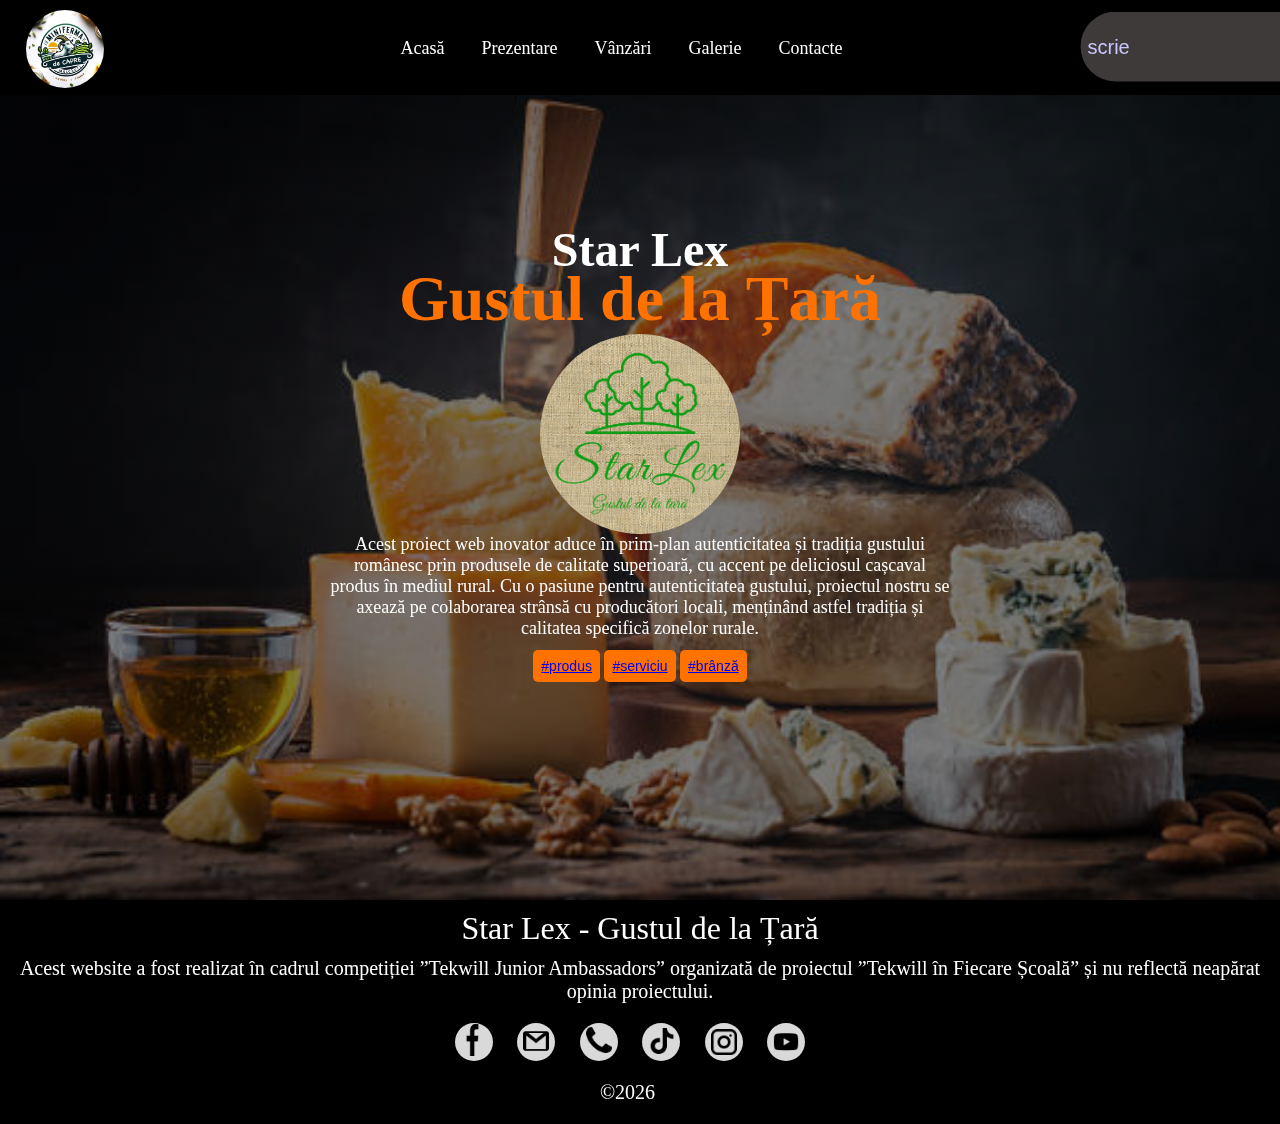
<file: index.html>
<!DOCTYPE html>
<html lang="en">
<head>
    <meta charset="UTF-8">
    <meta name="viewport" content="width=device-width, initial-scale=1.0">
    <title>Star Lex - Gustul de la Țară</title>
    
    <link rel="stylesheet" href="../css/style.css">

    <link rel="stylesheet" href="https://cdnjs.cloudflare.com/ajax/libs/font-awesome/4.7.0/css/font-awesome.min.css">

</head>
<body class="content">
  <nav class="bara">
    <a class="acasa-img" href="index.html">
        <img src="imagini/cascaval 1.jpg" alt="logo" class="logo">
    </a>
    
    <div class="pagina-ascunsa">
        <ul id="listaAscunsa" class="lista-pagini">
            <li><a class="loc-gol" href="#"></a></li>
            <li><a class="linc-pagina" href="index.html">Acasă</a></li>
            <li><a class="linc-pagina" href="pagini/prezentare.html">Prezentare</a></li>
            <li><a class="linc-pagina" href="pagini/vanzari.html">Vânzări</a></li>
            <li><a class="linc-pagina" href="pagini/galerie.html">Galerie</a></li>
            <li><a class="linc-pagina" href="pagini/contacte.html">Contacte</a></li>
            
            <div class="info-hamburgher">
              <div class="conteiner-search">
                <form class="search-bar" onsubmit="searchText(); return false;">
                  <input type="text" id="searchInput" placeholder="scrie" name="q">
                  <button type="submit"><img src="imagini/logotip 2.png"></button>
                </form>
              </div>
            </div>
        </ul>
    </div>
    
    <button id="butonBar" class="buton-hamburgher">
      <div class="bar"></div>
      <div class="bar"></div>
      <div class="bar"></div>
    </button>

  </nav>
    
  
    <div class="fundal-acasa">
        <div class="text-principal">
          <h2 class="subdenumire">Star Lex</h2>
          <h2 class="denumire">Gustul de la Țară</h2>
          <img class="logotip"src="imagini/foto1.png">
          <p class="paragraf">
             Acest proiect web inovator aduce în prim-plan autenticitatea și tradiția 
             gustului românesc prin produsele de calitate superioară, cu accent pe 
             deliciosul cașcaval produs în mediul rural. Cu o pasiune 
             pentru autenticitatea gustului, proiectul nostru se axează pe colaborarea 
             strânsă cu producători locali, menținând astfel tradiția și calitatea 
             specifică zonelor rurale.</p>

             <div class="tags-contacte">
              <span><a href="https://linella.md/ro/catalog/cascaval" target="_blank">#produs</a></span>
              <span><a href="https://mdelivery.gov.md/public/landing-page" target="_blank">#serviciu</a></span>
              <span><a href="https://latti.md/" target="_blank">#brânză</a></span>
            </div>
          
        </div>
    </div>

    
  <footer>
    <h1 class="info-titlu">Star Lex - Gustul de la Țară</h1>
    <h3 class="info-text">Acest website a fost realizat în cadrul competiției ”Tekwill Junior Ambassadors” organizată de proiectul ”Tekwill în Fiecare Școală” și nu reflectă neapărat opinia proiectului.</h3>
    <div class="buton-linc-info">
      <a target="_blank" href="https://www.facebook.com/profile.php?id=100039241286586">
        <img class="logo-1" src="imagini/logotip 5.png" alt="">
      </a>
    </div>
    <div class="buton-linc-info">
      <a href="mailto:cornescu1985@mail.ru">
        <img class="logo-2" src="imagini/logotip 6.png">
      </a>
    </div>
    <div class="buton-linc-info">
      <a href="tel:0605 09 918">
        <img class="logo-3" src="imagini/logotip 9.png">
      </a>
    </div>
    <div class="buton-linc-info">
      <a target="_blank" href="https://www.tiktok.com/@cascaval_de_malcauti?_t=8jYCxCiSgHV&_r=1">
        <img class="logo-4" src="imagini/logotip 11.png">
      </a>
    </div>
    <div class="buton-linc-info">
      <a target="_blank" href="https://www.instagram.com/miniferma_de_capre_malcauti?igsh=ZWRqOXY4emRqZjQw">
        <img class="logo-5" src="imagini/logotip 12.png">
      </a>
    </div>
    <div class="buton-linc-info">
      <a target="_blank" href="https://youtube.com/@gustul_de_la_tara?si=kOSCzFddsHMPs4cv">
        <img class="logo-6" src="imagini/logotip 13.png">
      </a>
    </div>
    <div class="info-autor">
      <div class="simbol-drept-de-autor">&#169;</div>
      <div id="ani-container"></div>
    </div>
  </footer>
  
  <script src="/js/main.js"></script>
</body>
</html>
</file>
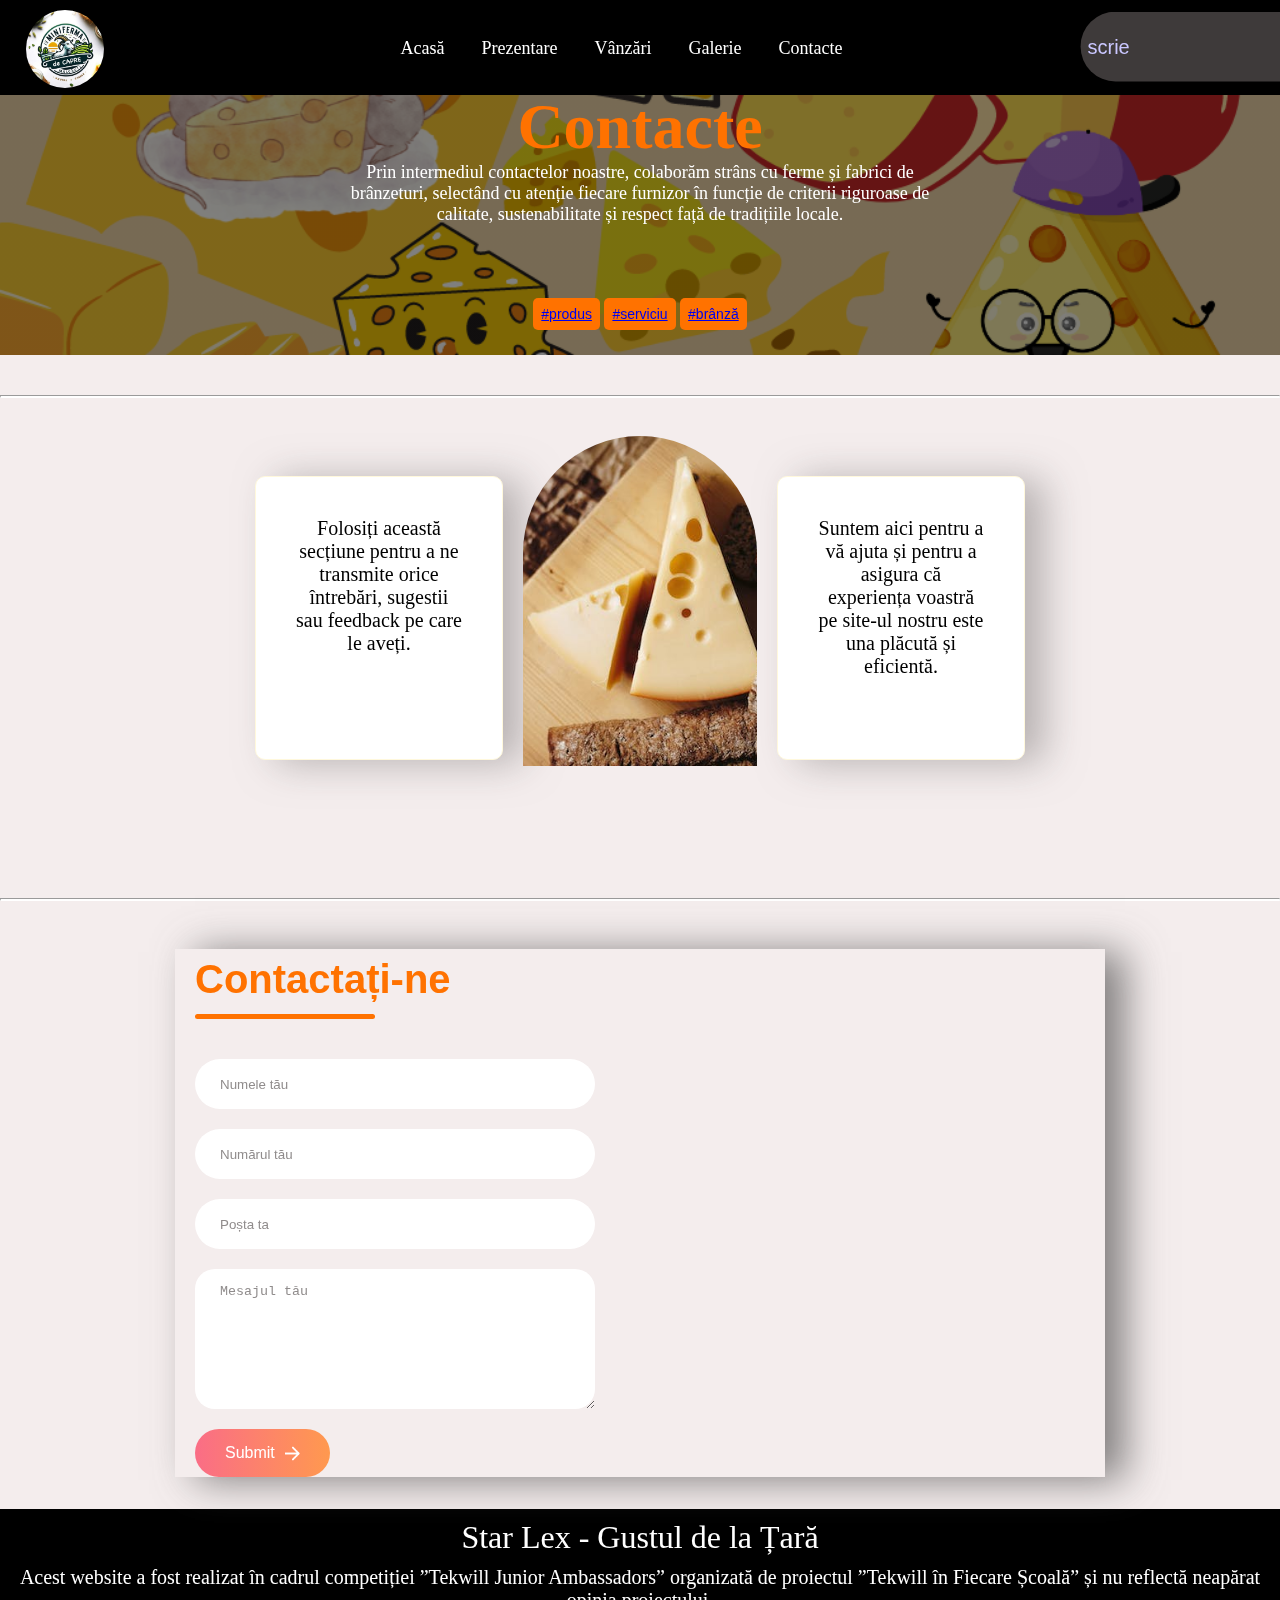
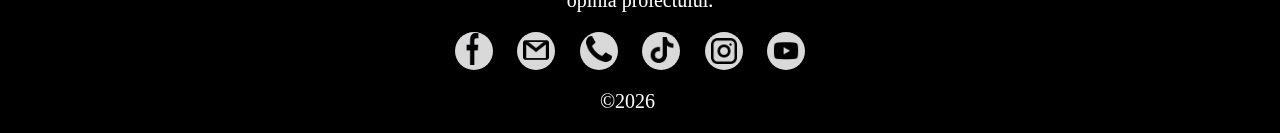
<file: pagini/contacte.html>
<!DOCTYPE html>
<html lang="en">
<head>
    <meta charset="UTF-8">
    <meta name="viewport" content="width=device-width, initial-scale=1.0">
    <title>Contacte</title>

    <link rel="stylesheet" href="../css/style.css">

   
    
</head>
<body>
    <nav class="bara">
        <a class="acasa-img" href="../index.html">
            <img src="../imagini/cascaval 1.jpg" alt="logo" class="logo">
        </a>
        
        <div class="pagina-ascunsa">
            <ul id="listaAscunsa" class="lista-pagini">
                <li><a class="loc-gol" href="#"></a></li>
                <li><a class="linc-pagina" href="../index.html">Acasă</a></li>
                <li><a class="linc-pagina" href="prezentare.html">Prezentare</a></li>
                <li><a class="linc-pagina" href="vanzari.html">Vânzări</a></li>
                <li><a class="linc-pagina" href="galerie.html">Galerie</a></li>
                <li><a class="linc-pagina" href="contacte.html">Contacte</a></li>
                
                <div class="info-hamburgher">
                  <div class="conteiner-search">
                    <form class="search-bar" onsubmit="searchText(); return false;">
                      <input type="text" id="searchInput" placeholder="scrie" name="q">
                      <button type="submit"><img src="../imagini/logotip 2.png"></button>
                    </form>
                  </div>
                </div>

            </ul>
            
        </div>

        <button id="butonBar" class="buton-hamburgher">
            <div class="bar"></div>
            <div class="bar"></div>
            <div class="bar"></div>
        </button>
    </nav>

    <div class="fundal-contacte">
        <div class="text-principal">
           
            <h2 class="denumire">Contacte</h2>
            <p class="paragraf-contacte">
              Prin intermediul contactelor noastre, colaborăm strâns cu ferme și 
              fabrici de brânzeturi, selectând cu atenție fiecare furnizor în funcție 
              de criterii riguroase de calitate, sustenabilitate și respect față de 
              tradițiile locale.</p>

              <div class="tags-contacte">
                <span><a href="https://linella.md/ro/catalog/cascaval" target="_blank">#produs</a></span>
                <span><a href="https://mdelivery.gov.md/public/landing-page" target="_blank">#serviciu</a></span>
                <span><a href="https://latti.md/" target="_blank">#brânză</a></span>
              </div>
        </div>
    </div>
    <hr class="linec">
    <section class="sectiune-contacte">
      <div class="contacte">
        <h3 class="text-contacte-1">Folosiți această secțiune pentru a ne transmite orice întrebări, sugestii sau feedback pe care le aveți.</h3>
        <img class="imagine-contacte" src="../imagini/cascaval 9.jpeg">
        <h3 class="text-contacte-2">Suntem aici pentru a vă ajuta și pentru a asigura că experiența voastră pe site-ul nostru este una plăcută și eficientă.</h3>
      </div>
    </section>
<hr class="line">
<br/><br/>
  <section class="contactare">
    <div class="contact-conteiner">
      <form action="https://api.web3forms.com/submit" method="POST" class="contact-left">
        <div class="contact-left-title">
          <h2>Contactați-ne</h2>
          <hr>
        </div>
        <input type="hidden" name="access_key" value="754d76bd-696e-44dd-8d31-0b05537c77f7">
        <input type="text" name="name" placeholder="Numele tău" class="contact-inputs" required>
        <input type="number" name="name" placeholder="Numărul tău" class="contact-inputs" required>
        <input type="email" name="email" placeholder="Poșta ta" class="contact-inputs" required>
        <textarea name="message" placeholder="Mesajul tău" class="contact-inputs" required></textarea>
        <button type="submit">Submit<img src="../imagini/dreapta.png" alt=""></button>
      </form>
      <div class="celula-harta">
         <iframe class="harta"src="https://www.google.com/maps/embed?pb=!1m18!1m12!1m3!1d8092.405134967024!2d27.94622640585457!3d48.21449225831211!2m3!1f0!2f0!3f0!3m2!1i1024!2i768!4f13.1!3m3!1m2!1s0x40ccc9ac00af0bc3%3A0x448f5be044dcb481!2zQ2HImWNhdmFsIGRlIE3Eg2xjxIN1yJtp!5e1!3m2!1sen!2s!4v1706896035210!5m2!1sen!2s"style="border:0;" allowfullscreen="" loading="lazy"referrerpolicy="no-referrer-when-downgrade"></iframe>
      </div>
    </div>
  </section>
  <section>

    <div class="fb-comments" data-width="100%" data-order-by="reverse_time" data-numposts="5" data-href="http://tekwill.online/gustul-de-la-țară"></div>
  </section>
  

  <footer>
    <h1 class="info-titlu">Star Lex - Gustul de la Țară</h1>
    <h3 class="info-text">Acest website a fost realizat în cadrul competiției ”Tekwill Junior Ambassadors” organizată de proiectul ”Tekwill în Fiecare Școală” și nu reflectă neapărat opinia proiectului.</h3>
    <div class="buton-linc-info">
      <a target="_blank" href="https://www.facebook.com/profile.php?id=100039241286586">
        <img class="logo-1" src="../imagini/logotip 5.png" alt="">
      </a>
    </div>
    <div class="buton-linc-info">
        <img class="logo-2" src="../imagini/logotip 6.png" alt="">
      </a>
    </div>
    <div class="buton-linc-info">
      <a href="tel:0605 09 918">
        <img class="logo-3" src="../imagini/logotip 9.png" alt="">
      </a>
    </div>
    <div class="buton-linc-info">
      <a target="_blank" href="https://www.tiktok.com/@cascaval_de_malcauti?_t=8jYCxCiSgHV&_r=1">
        <img class="logo-4" src="../imagini/logotip 11.png" alt="">
      </a>
    </div>
    <div class="buton-linc-info">
      <a target="_blank" href="https://www.instagram.com/miniferma_de_capre_malcauti?igsh=ZWRqOXY4emRqZjQw">
        <img class="logo-5" src="../imagini/logotip 12.png" alt="">
      </a>
    </div>
    <div class="buton-linc-info">
      <a target="_blank" href="https://youtube.com/@gustul_de_la_tara?si=kOSCzFddsHMPs4cv">
        <img class="logo-6" src="../imagini/logotip 13.png" alt="">
      </a>
    </div>
    <div class="info-autor">
      <div class="simbol-drept-de-autor">&#169;</div>
      <div id="ani-container"></div>
    </div>
  </footer>

      <script src="../js/main.js"></script>

      <script>
        (function(d, s, id) {
         var js, fjs = d.getElementsByTagName(s)[0];
         if (d.getElementById(id)) return;
         js = d.createElement(s); js.id = id;
         js.src = "//connect.facebook.net/en_US/sdk.js#xfbml=1&version=v2.4";
         fjs.parentNode.insertBefore(js, fjs);
         }(document, 'script', 'facebook-jssdk'));
      </script>
</body>
</html>
</file>
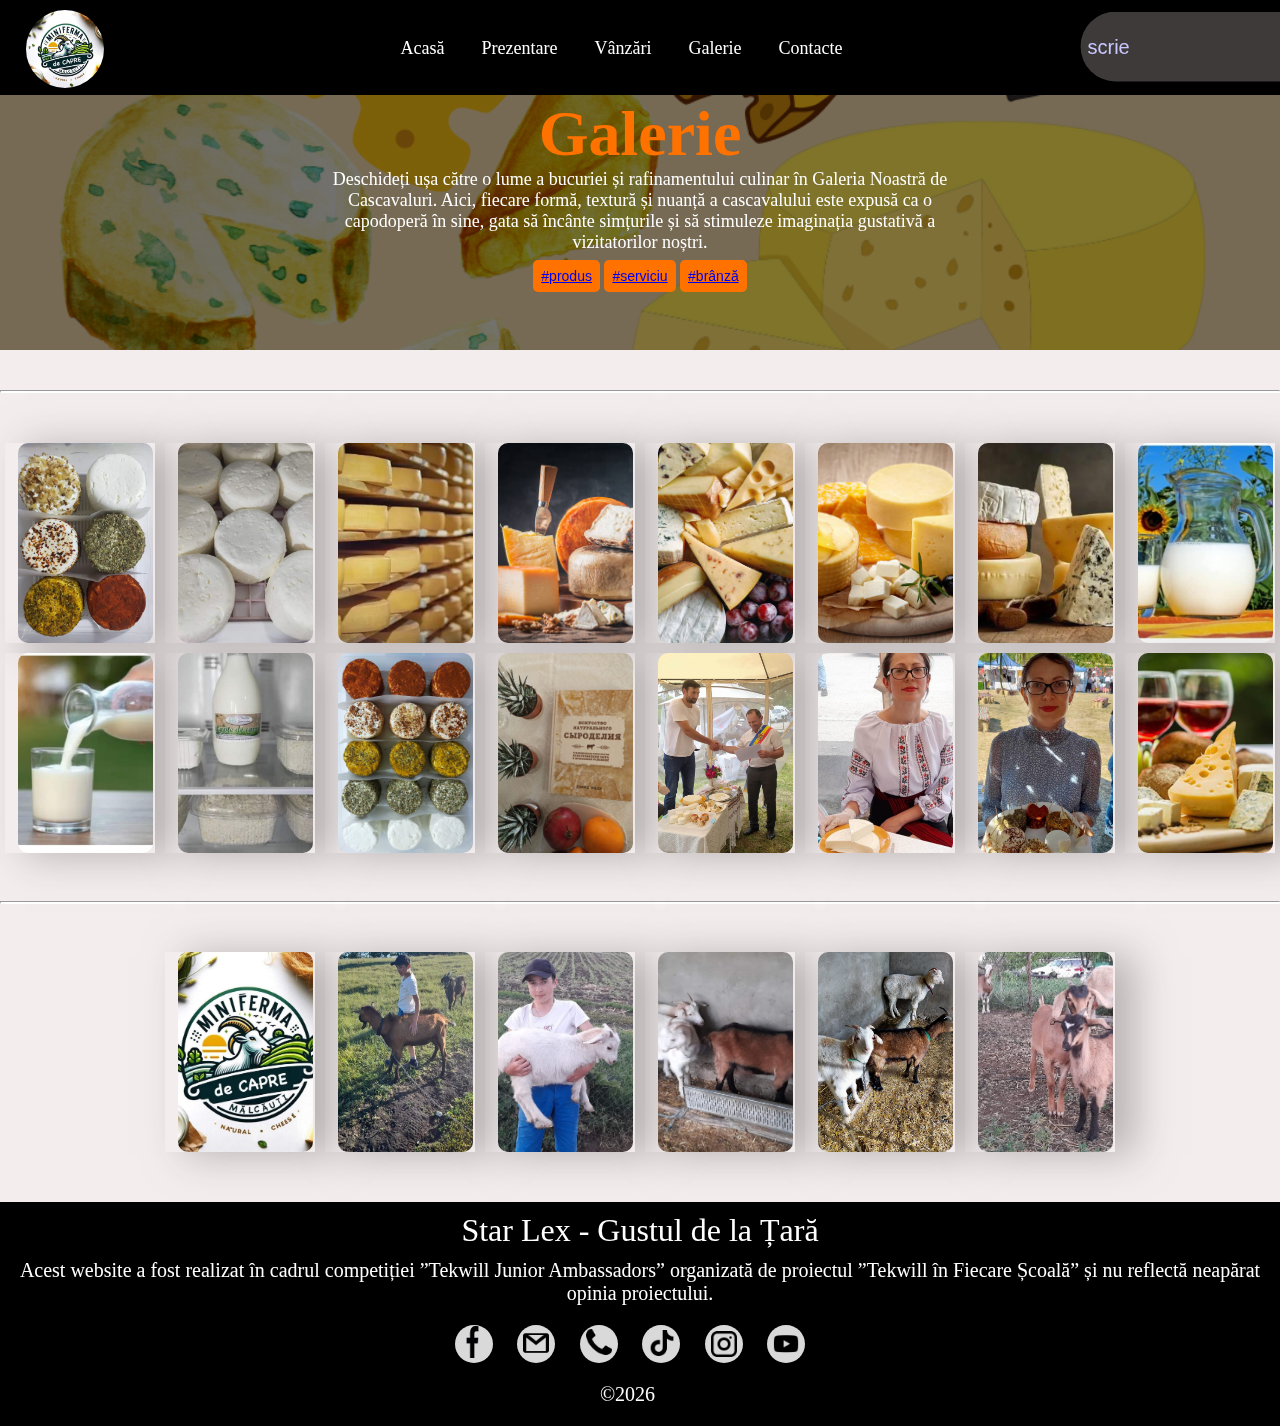
<file: pagini/galerie.html>
<!DOCTYPE html>
<html lang="en">

<head>
  <meta charset="UTF-8">
  <meta name="viewport" content="width=device-width, initial-scale=1.0">
  <title>Galerie</title>

  <link rel="stylesheet" href="../css/style.css">

</head>

<body>
  <nav class="bara">
    <a class="acasa-img" href="../index.html">
      <img src="../imagini/cascaval 1.jpg" alt="logo" class="logo">
    </a>

    <div class="pagina-ascunsa">
      <ul id="listaAscunsa" class="lista-pagini">
        <li><a class="loc-gol" href="#"></a></li>
        <li><a class="linc-pagina" href="../index.html">Acasă</a></li>
        <li><a class="linc-pagina" href="prezentare.html">Prezentare</a></li>
        <li><a class="linc-pagina" href="vanzari.html">Vânzări</a></li>
        <li><a class="linc-pagina" href="galerie.html">Galerie</a></li>
        <li><a class="linc-pagina" href="contacte.html">Contacte</a></li>

        <div class="info-hamburgher">
          <div class="conteiner-search">
            <form class="search-bar" onsubmit="searchText(); return false;">
              <input type="text" id="searchInput" placeholder="scrie" name="q">
              <button type="submit"><img src="../imagini/logotip 2.png"></button>
            </form>
          </div>
        </div>

      </ul>

    </div>

    <button id="butonBar" class="buton-hamburgher">
      <div class="bar"></div>
      <div class="bar"></div>
      <div class="bar"></div>
    </button>
  </nav>

  <div class="fundal-galerie">
    <div class="text-principal">
      <h2 class="subdenumire"></h2>
      <h2 class="denumire">Galerie</h2>
      <p class="paragraf-galerie">
        Deschideți ușa către o lume a bucuriei și rafinamentului culinar în
        Galeria Noastră de Cascavaluri. Aici, fiecare formă, textură și nuanță
        a cascavalului este expusă ca o capodoperă în sine, gata să încânte
        simțurile și să stimuleze imaginația gustativă a vizitatorilor noștri.</p>

        <div class="tags-contacte">
          <span><a href="https://linella.md/ro/catalog/cascaval" target="_blank">#produs</a></span>
          <span><a href="https://mdelivery.gov.md/public/landing-page" target="_blank">#serviciu</a></span>
          <span><a href="https://latti.md/" target="_blank">#brânză</a></span>
        </div>
    </div>
  </div>
  <hr class="line">
  <div class="conteiner-galerie">

    <div class="img-conteiner">

      <div class="img">
        <img src="../imagini/cascaval 10.jpg">
      </div>

      <div class="img">
        <img src="../imagini/cascaval 11.jpg">
      </div>

      <div class="img">
        <img src="../imagini/cascaval 6.png">
      </div>

      <div class="img">
        <img src="../imagini/cascaval 2.jpg">
      </div>

      <div class="img">
        <img src="../imagini/cascaval 3.jpg">
      </div>

      <div class="img">
        <img src="../imagini/cascaval 16.jpg">
      </div>

      <div class="img">
        <img src="../imagini/cascaval 7.png">
      </div>

      <div class="img">
        <img src="../imagini/foto8.jpg">
      </div>

      <div class="img">
        <img src="../imagini/foto13.jpg">
      </div>
      <div class="img">
        <img src="../imagini/foto55.jpg">
      </div>


      <div class="img">
        <img src="../imagini/foto16.jpg">
      </div>
      <div class="img">
        <img src="../imagini/foto31.jpg">
      </div>
      <div class="img">
        <img src="../imagini/foto18.jpg">
      </div>

      <div class="img img1">
        <img src="../imagini/foto19.jpg">
      </div>


      <div class="img img1">
        <img src="../imagini/foto14.jpg">
      </div>
      <div class="img img1">
        <img src="../imagini/cascaval 8.png">
      </div>

      
    </div>

    <br /><br />
    <hr class="line">
    <br/><br/>

    <div class="img-conteiner">

      <div class="img">
        <img src="../imagini/cascaval 1.jpg">
      </div>

      <div class="img">
        <img src="../imagini/foto36.jpg">
      </div>

      <div class="img">
        <img src="../imagini/foto35.jpg">
      </div>

      <div class="img">
        <img src="../imagini/foto41.jpg">
      </div>

      <div class="img">
        <img src="../imagini/foto42.jpg">
      </div>

      <div class="img">
        <img src="../imagini/foto44.jpg">
      </div>
    </div>

    <div class="pop-up">
      <span>&times;</span>
      <img src="../imagini/cascaval 2.jpg">
    </div>

  </div>

  <footer>
    <h1 class="info-titlu">Star Lex - Gustul de la Țară</h1>
    <h3 class="info-text">Acest website a fost realizat în cadrul competiției ”Tekwill Junior Ambassadors” organizată de
      proiectul ”Tekwill în Fiecare Școală” și nu reflectă neapărat opinia proiectului.</h3>
    <div class="buton-linc-info">
      <a target="_blank" href="https://www.facebook.com/profile.php?id=100039241286586">
        <img class="logo-1" src="../imagini/logotip 5.png" alt="">
      </a>
    </div>
    <div class="buton-linc-info">
      <a href="mailto:cornescu1985@mail.ru">
        <img class="logo-2" src="../imagini/logotip 6.png" alt="">
      </a>
    </div>
    <div class="buton-linc-info">
      <a href="tel:0605 09 918">
        <img class="logo-3" src="../imagini/logotip 9.png" alt="">
      </a>
    </div>
    <div class="buton-linc-info">
      <a target="_blank" href="https://www.tiktok.com/@cascaval_de_malcauti?_t=8jYCxCiSgHV&_r=1">
        <img class="logo-4" src="../imagini/logotip 11.png" alt="">
      </a>
    </div>
    <div class="buton-linc-info">
      <a target="_blank" href="https://www.instagram.com/miniferma_de_capre_malcauti?igsh=ZWRqOXY4emRqZjQw">
        <img class="logo-5" src="../imagini/logotip 12.png" alt="">
      </a>
    </div>
    <div class="buton-linc-info">
      <a target="_blank" href="https://youtube.com/@gustul_de_la_tara?si=kOSCzFddsHMPs4cv">
        <img class="logo-6" src="../imagini/logotip 13.png" alt="">
      </a>
    </div>
    <div class="info-autor">
      <div class="simbol-drept-de-autor">&#169;</div>
      <div id="ani-container"></div>
    </div>
  </footer>
  </section>

  <script src="../js/main.js"></script>
</body>

</html>
</file>
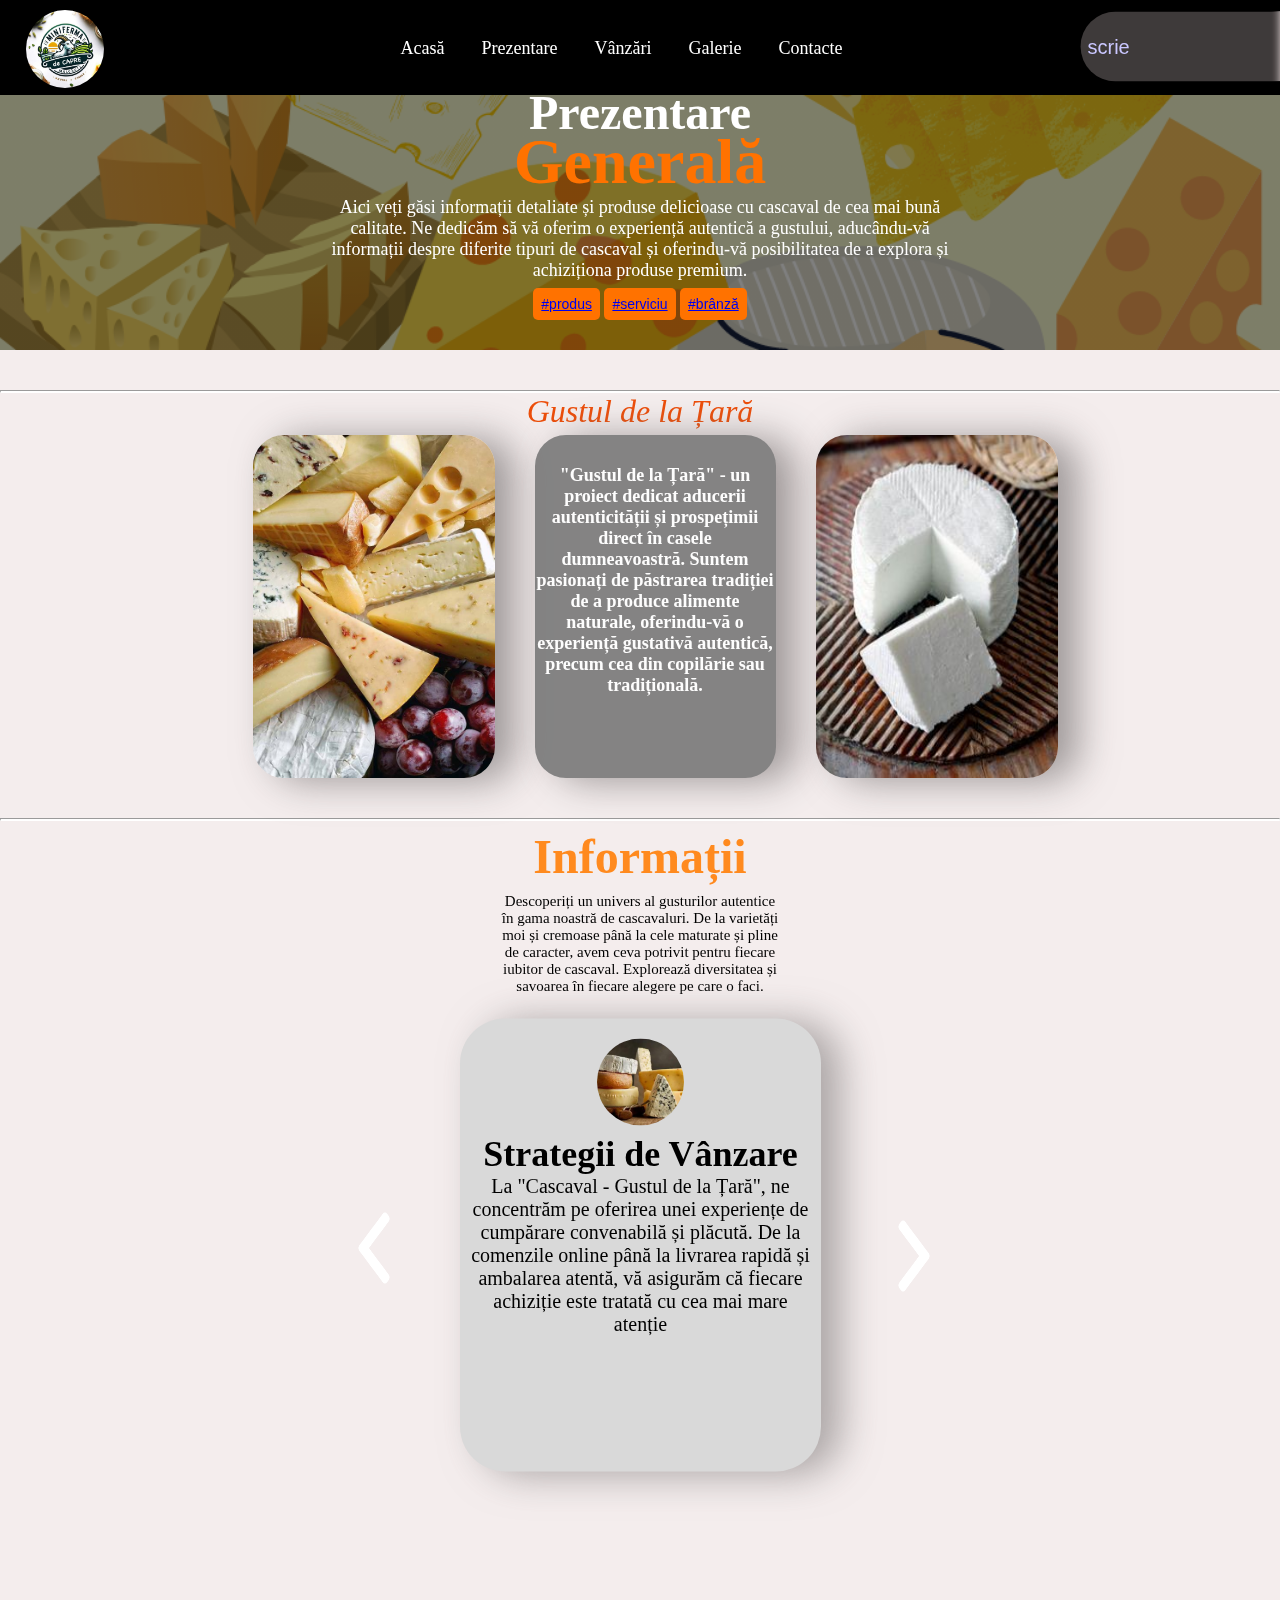
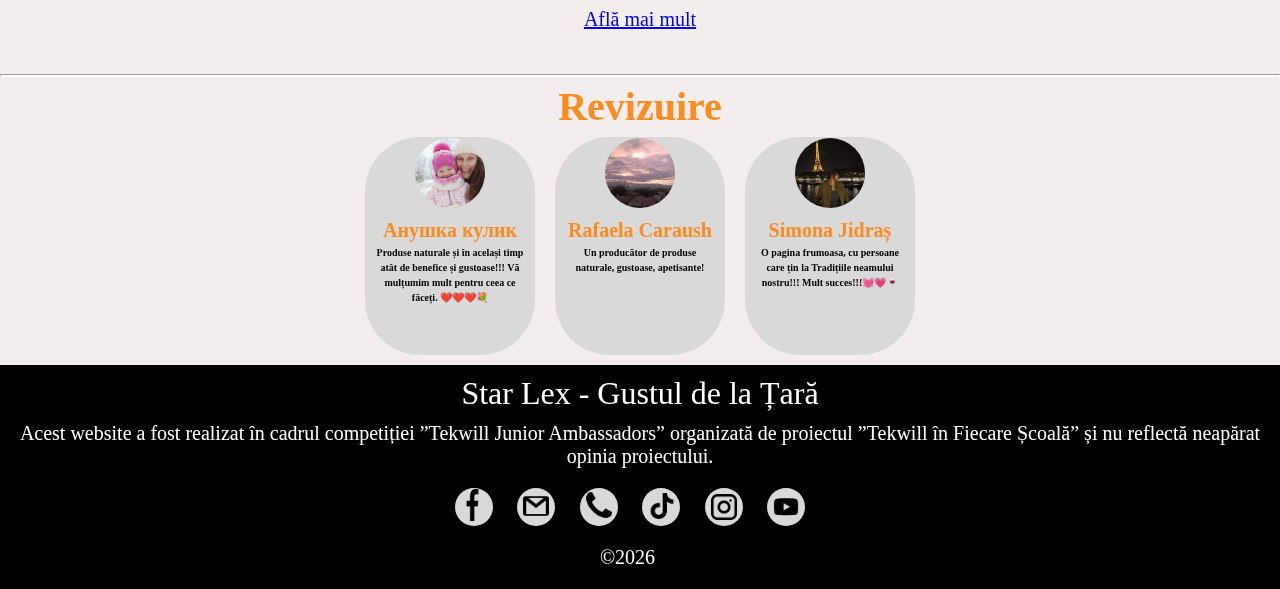
<file: pagini/prezentare.html>
<!DOCTYPE html>
<html lang="en">
<head>
    <meta charset="UTF-8">
    <meta name="viewport" content="width=device-width, initial-scale=1.0">
    <title>Prezentare generală</title>

    <link rel="stylesheet" href="../css/style.css">

</head>
<body>
  
  <nav>
    <nav class="bara">
      <a class="acasa-img" href="../index.html">
          <img src="../imagini/cascaval 1.jpg" alt="logo" class="logo">
      </a>
      
      <div class="pagina-ascunsa">
          <ul id="listaAscunsa" class="lista-pagini">
              <li><a class="loc-gol" href="#"></a></li>
              <li><a class="linc-pagina" href="../index.html">Acasă</a></li>
              <li><a class="linc-pagina" href="prezentare.html">Prezentare</a></li>
              <li><a class="linc-pagina" href="vanzari.html">Vânzări</a></li>
              <li><a class="linc-pagina" href="galerie.html">Galerie</a></li>
              <li><a class="linc-pagina" href="pagini/contacte.html">Contacte</a></li>
              
              <div class="info-hamburgher">
                <div class="conteiner-search">
                  <form class="search-bar" onsubmit="searchText(); return false;">
                    <input type="text" id="searchInput" placeholder="scrie" name="q">
                    <button type="submit"><img src="../imagini/logotip 2.png"></button>
                  </form>
                </div>
              </div>
          </ul>
      </div>
      
      <button id="butonBar" class="buton-hamburgher">
        <div class="bar"></div>
        <div class="bar"></div>
        <div class="bar"></div>
      </button>
  
    </nav>


        <div class="fundal-prezentare">
            <div class="text-principal">
                <h2 class="subdenumire">Prezentare</h2>
                <h2 class="denumire">Generală</h2>
                <p class="paragraf-prezentare">
                  Aici veți găsi informații detaliate și produse delicioase cu cascaval 
                  de cea mai bună calitate. Ne dedicăm să vă oferim o experiență 
                  autentică a gustului, aducându-vă informații despre diferite tipuri 
                  de cascaval și oferindu-vă posibilitatea de a explora și achiziționa produse premium.
                </p>
    
                <div class="tags-contacte">
                  <span><a href="https://linella.md/ro/catalog/cascaval" target="_blank">#produs</a></span>
                  <span><a href="https://mdelivery.gov.md/public/landing-page" target="_blank">#serviciu</a></span>
                  <span><a href="https://latti.md/" target="_blank">#brânză</a></span>
                </div>
            </div>
        </div>
         <hr class="line">
        <div class="prezentare">
          <h5 class="subtitlu">Gustul de la Țară</h5>
          
          
          <div class="imagini-prezentare">
              <img class="prezentare-img" src="../imagini/cascaval 3.jpg" >
              <div class="prezentare-conteiner">
                  <h6 class="info-prezentare">
                      "Gustul de la Țară" - un 
                      proiect dedicat aducerii 
                      autenticității și 
                      prospețimii direct în 
                      casele dumneavoastră. 
                      Suntem pasionați de 
                      păstrarea tradiției de a 
                      produce alimente 
                      naturale, oferindu-vă o 
                      experiență gustativă 
                      autentică, precum cea 
                      din copilărie sau 
                      tradițională.
                  </h6>
              </div>
              <img class="prezentare-img" src="../imagini/cascaval 4.jpg" >
          </div>
      </div>
      <hr class="line">
      <div class="despre">
        <h1 class="despre-titlu">Informații</h1>
        <p class="despre-info">
          Descoperiți un univers al gusturilor autentice în gama noastră de cascavaluri. De la varietăți moi și cremoase până la cele maturate și 
          pline de caracter, avem ceva potrivit pentru fiecare iubitor de cascaval. Explorează diversitatea și savoarea în fiecare alegere pe care o faci.
        </p>
        <div class="despre-conteiner">
          <div class="despre-grupa">
            <img src="../imagini/cascaval 7.png" >
            <h2>Strategii de Vânzare</h2>
            <p>
              La "Cascaval - Gustul de la Țară", ne concentrăm pe oferirea unei experiențe de cumpărare convenabilă și plăcută. De la comenzile online până la livrarea rapidă și ambalarea atentă, vă asigurăm că fiecare achiziție este tratată cu cea mai mare atenție
            </p>
          </div>
  
          <div class="despre-grupa">
            <img src="../imagini/cascaval 8.png" >
            <h2>Promovarea autenticități</h2>
            <p>
              Ne străduim să aducem autenticitatea în fiecare camembert, gouda sau parmezan pe care îl oferim. Colaborăm cu producători locali și selectăm ingrediente de înaltă calitate pentru a vă oferi nu doar un produs, ci o experiență autentică a gustului de la țară.          
            </p>
          </div>
  
          <div class="despre-grupa">
            <img src="../imagini/cascaval 9.jpeg" >
            <h2>Servicii de Livrare la Domiciliu</h2>
            <p>
              Facem tot posibilul să vă aducem gustul autentic de la țară direct în confortul casei dumneavoastră. Cu serviciul nostru de livrare la domiciliu, puteți savura cascavalul preferat fără a vă deplasa. Fiecare livrare este o oportunitate de a vă bucura de calitate și prospețime în fiecare felie.          
            </p>
          </div>
  
          <div class="despre-grupa">
            <img src="../imagini/cascaval 5.png" >
            <h2>Angajamentul Nostru pentru Calitate</h2>
            <p>
              Suntem ferm convinși că calitatea este cheia unei experiențe gastronomice de neuitat. Prin urmare, ne asumăm angajamentul de a vă oferi cascavaluri de cea mai înaltă calitate, verificate și selectate cu atenție. Fiecare produs reflectă pasiunea noastră pentru excelentă și bucuria de a vă oferi gustul autentic al țării în fiecare gustare.          
            </p>
          </div>
  
          <div class="despre-grupa">
            <img src="../imagini/cascaval 6.png" >
            <h2>Implicarea în Comunitare</h2>
            <p>
              Suntem mândri să facem parte din comunitatea locală și să contribuim la promovarea cascavalurilor tradiționale. Prin evenimente locale și colaborări cu micii producători, ne dorim să consolidăm conexiunea dintre consumatori și tradițiile noastre gastronomice.          
            </p>
          </div>
        </div>
    
        <div onclick="showPrevious()">
        <img class="buton-imagine-1" src="../imagini/logotip 3.png" >
        </div>
        <div onclick="showNext()">
        <img class="buton-imagine-2" src="../imagini/logotip 4.png" >
        </div>
        </div>

        <div class="despre-noi">
          <a href="https://infodebit.md/1017607002064/societatea-cu-raspundere-limitata-star-lex">Află mai mult</a>
        </div>
<hr class="line">
      <div class="revizuire">
        <h1>Revizuire</h1>

        <div class="revizuire-pers">
          <div class="revizuire-unu">
            <img src="../imagini/persoana 1.jpg" class="poza-reviz">
            <h3>Анушка кулик</h3>
            <p>Produse naturale și în același timp atât de benefice și gustoase!!! Vă mulțumim mult pentru ceea ce făceți. ❤️❤️❤️💐</p>
          </div>
  
          <div class="revizuire-doi">
            <img src="../imagini/persoana 2.jpg" class="poza-reviz">
            <h3>Rafaela Caraush</h3>
            <p>Un producător de produse  naturale, gustoase, apetisante!</p>
          </div>
  
          <div class="revizuire-trei">
            <img src="../imagini/persoana 3.jpg" class="poza-reviz">
            <h3>Simona Jidraș</h3>
            <p>O pagina frumoasa, cu persoane care țin la Tradițiile neamului nostru!!!
              Mult succes!!!💓💗🍷</p>
          </div>

        </div>

      </div>
      
    
      <footer>
        <h1 class="info-titlu">Star Lex - Gustul de la Țară</h1>
        <h3 class="info-text">Acest website a fost realizat în cadrul competiției ”Tekwill Junior Ambassadors” organizată de proiectul ”Tekwill în Fiecare Școală” și nu reflectă neapărat opinia proiectului.</h3>
        <div class="buton-linc-info">
          <a target="_blank" href="https://www.facebook.com/profile.php?id=100039241286586">
            <img class="logo-1" src="../imagini/logotip 5.png" >
          </a>
        </div>
        <div class="buton-linc-info">
          <a href="mailto:cornescu1985@mail.ru">
            <img class="logo-2" src="../imagini/logotip 6.png" >
          </a>
        </div>
        <div class="buton-linc-info">
          <a href="tel:0605 09 918">
            <img class="logo-3" src="../imagini/logotip 9.png" >
          </a>
        </div>
        <div class="buton-linc-info">
          <a target="_blank" href="https://www.tiktok.com/@cascaval_de_malcauti?_t=8jYCxCiSgHV&_r=1">
            <img class="logo-4" src="../imagini/logotip 11.png" >
          </a>
        </div>
        <div class="buton-linc-info">
          <a target="_blank" href="https://www.instagram.com/miniferma_de_capre_malcauti?igsh=ZWRqOXY4emRqZjQw">
            <img class="logo-5" src="../imagini/logotip 12.png" >
          </a>
        </div>
        <div class="buton-linc-info">
          <a target="_blank" href="https://youtube.com/@gustul_de_la_tara?si=kOSCzFddsHMPs4cv">
            <img class="logo-6" src="../imagini/logotip 13.png" >
          </a>
        </div>
        <div class="info-autor">
          <div class="simbol-drept-de-autor">&#169;</div>
          <div id="ani-container"></div>
        </div>
      </footer>
          </section>
    
          <script src="../js/main.js"></script>
</body>
</html>
</file>
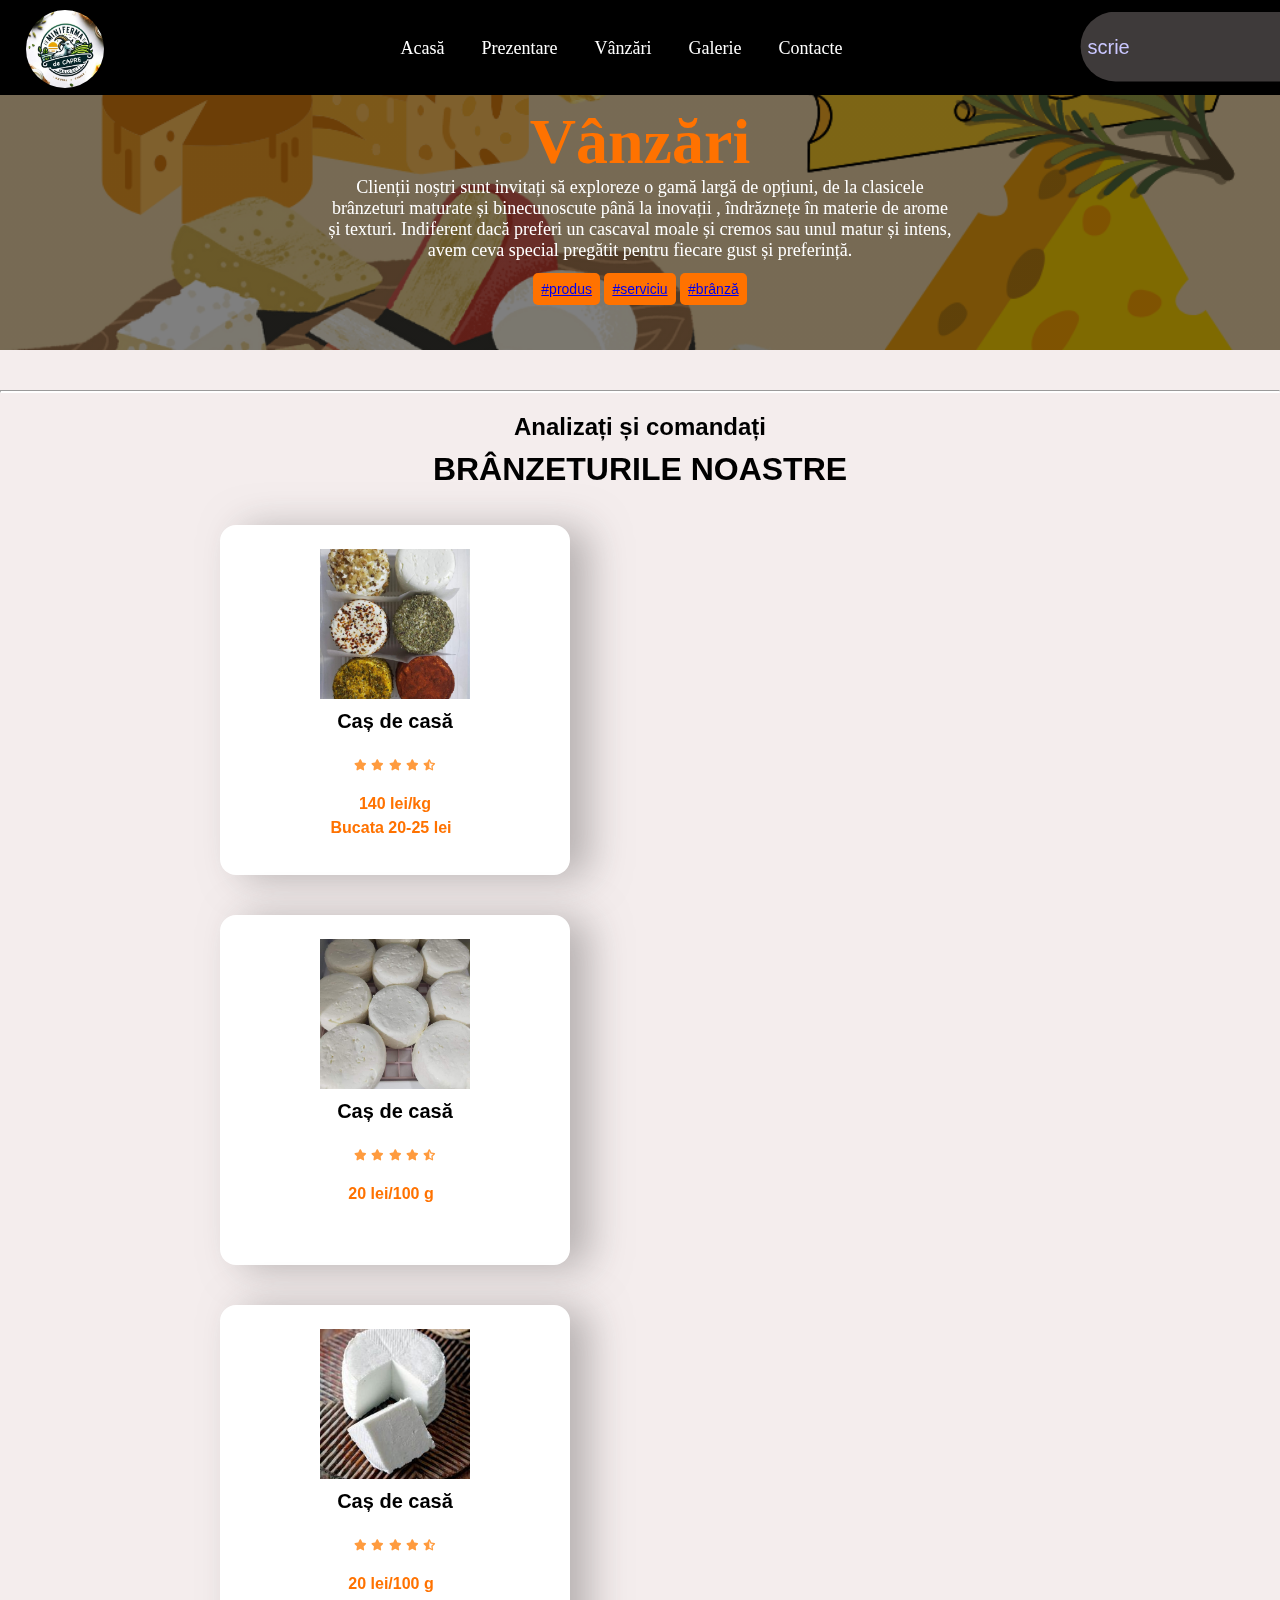
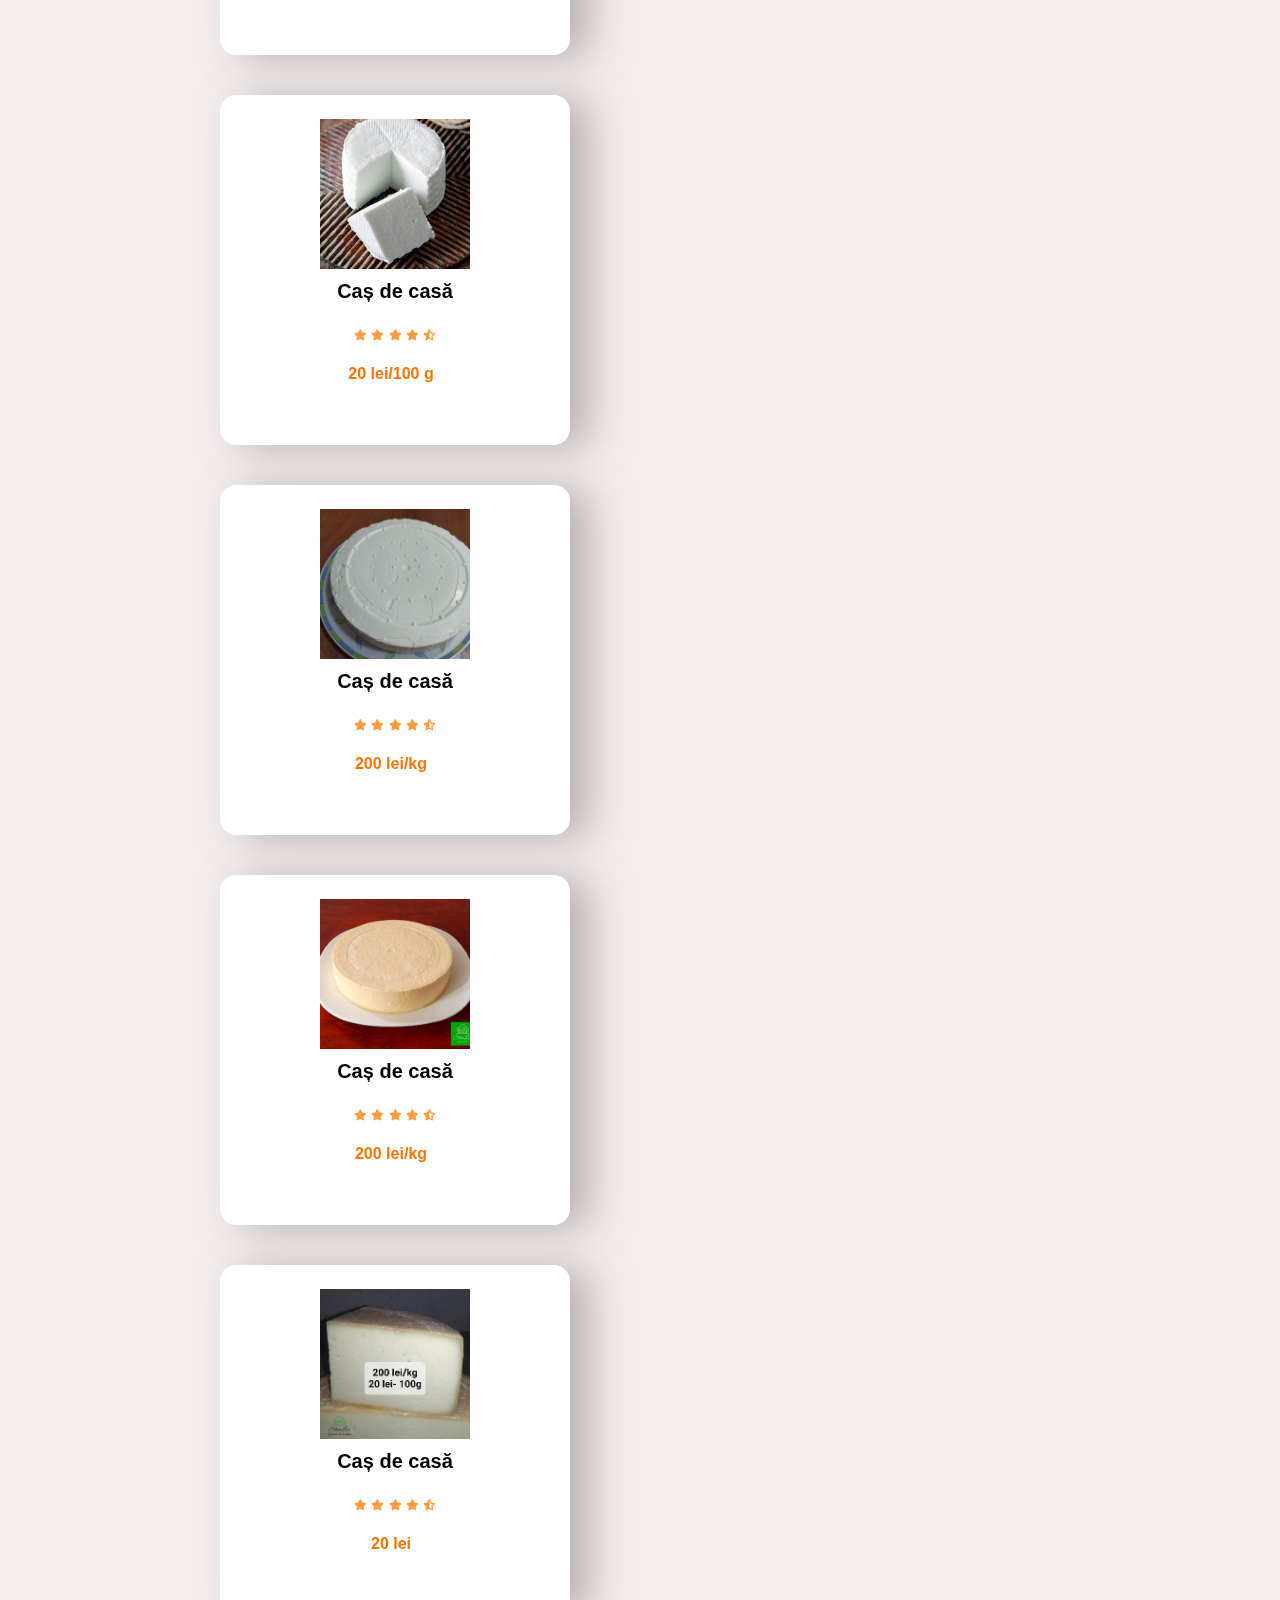
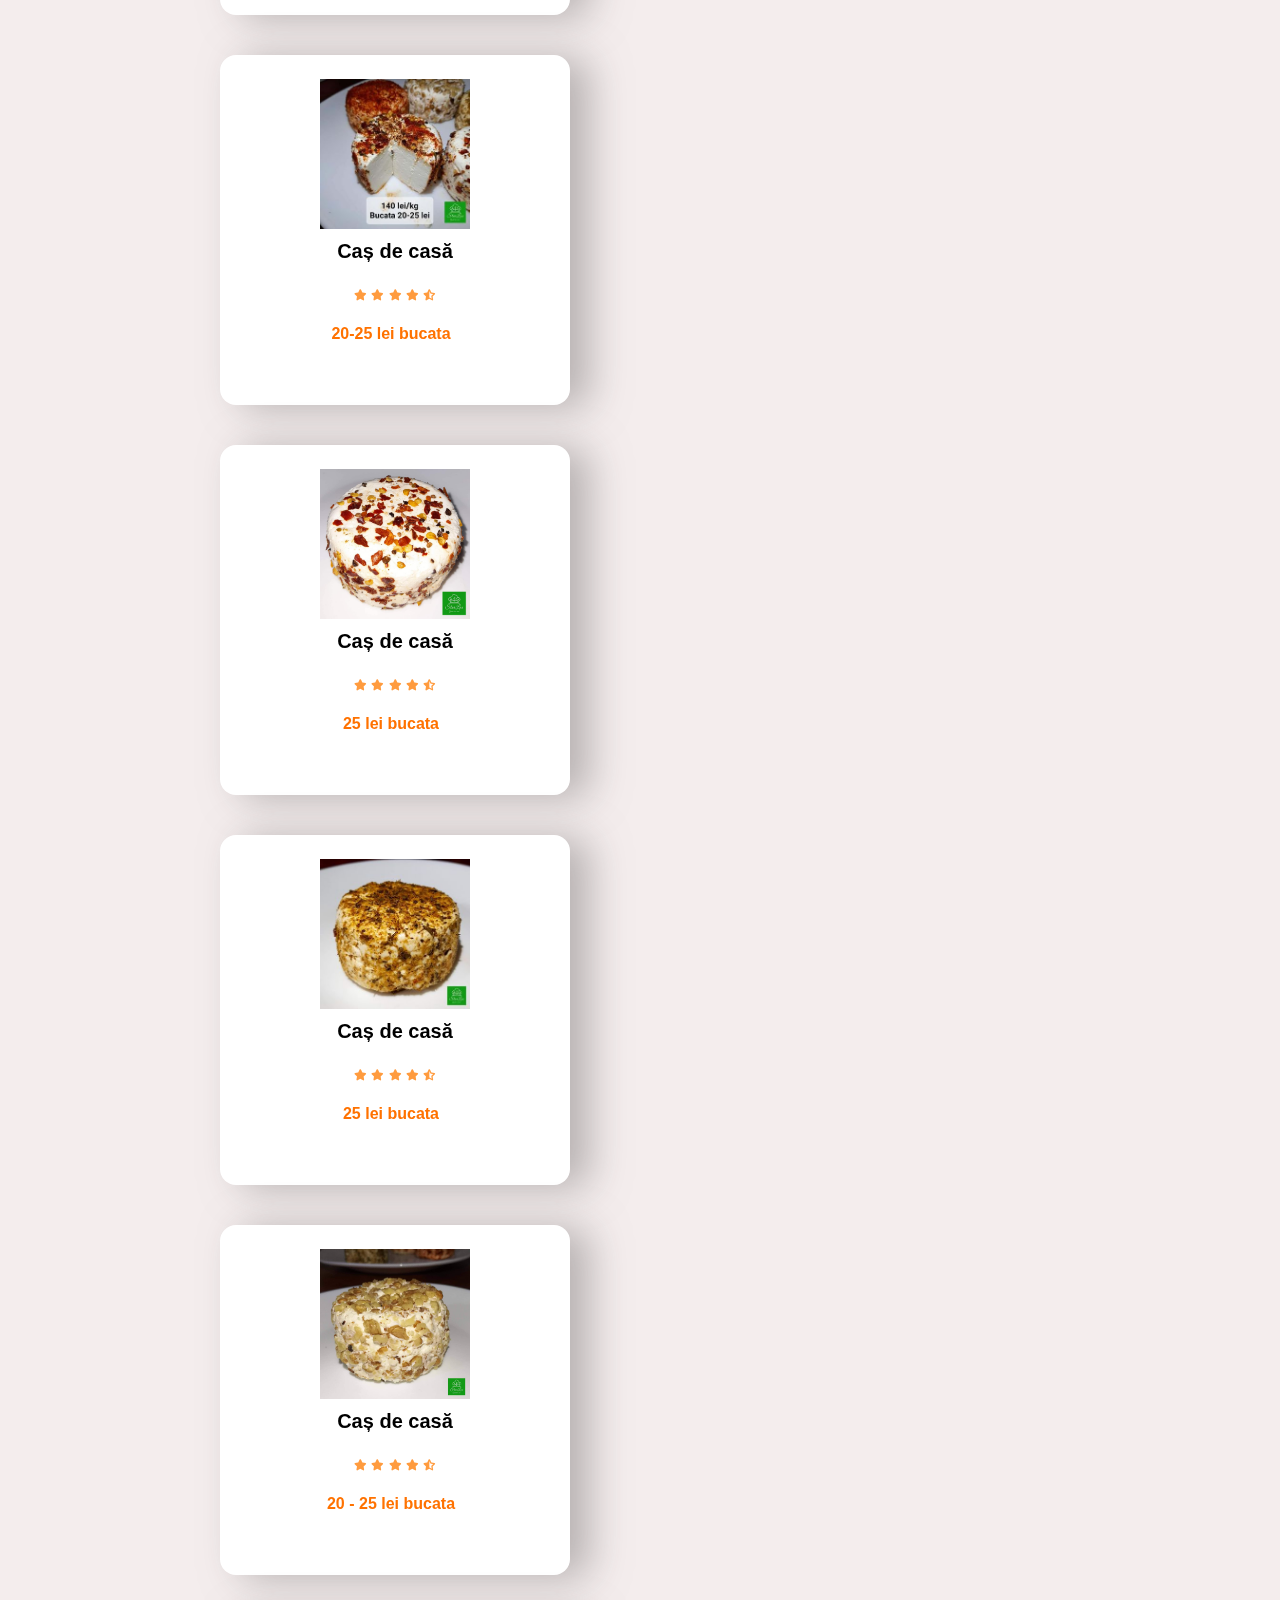
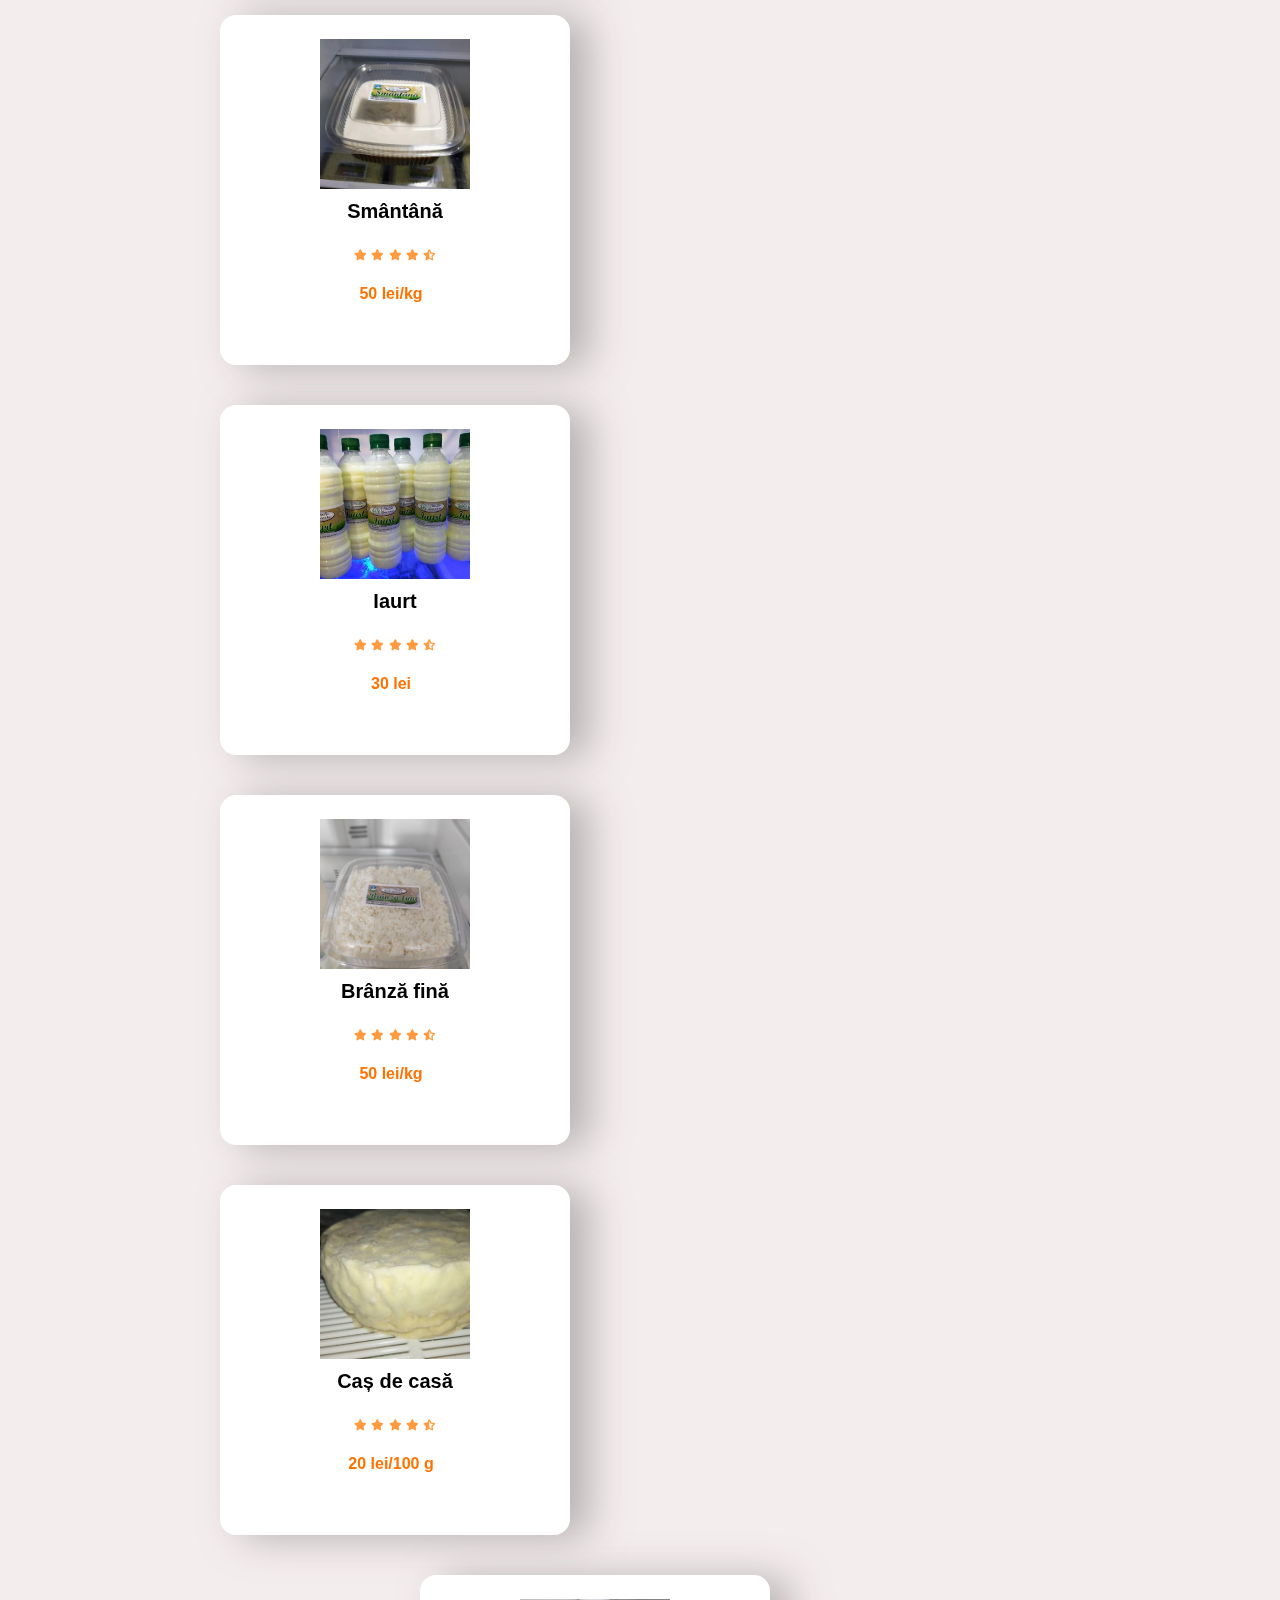
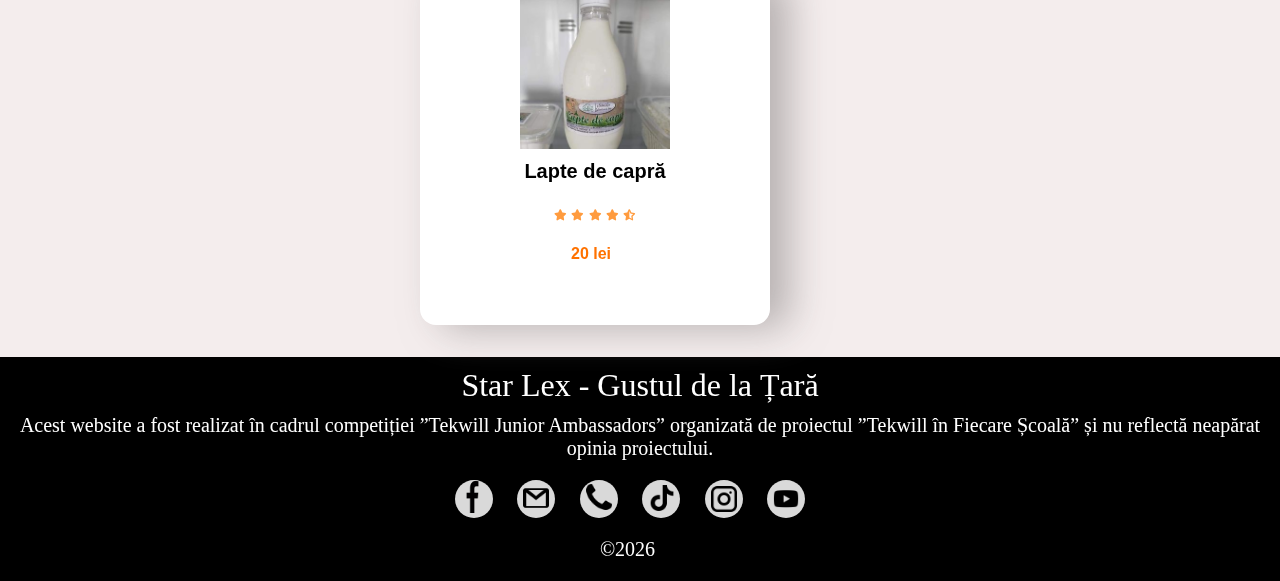
<file: pagini/vanzari.html>
<!DOCTYPE html>
<html lang="en">

<head>
  <meta charset="UTF-8">
  <meta name="viewport" content="width=device-width, initial-scale=1.0">
  <title>Vânzări</title>

  <link rel="stylesheet" href="../css/style.css">

  <link rel="stylesheet" href="https://cdnjs.cloudflare.com/ajax/libs/font-awesome/6.5.1/css/all.min.css">

</head>

<body>
  <nav class="bara">
    <a class="acasa-img" href="../index.html">
      <img src="../imagini/cascaval 1.jpg" alt="logo" class="logo">
    </a>

    <div class="pagina-ascunsa">
      <ul id="listaAscunsa" class="lista-pagini">
        <li><a class="loc-gol" href="#"></a></li>
        <li><a class="linc-pagina" href="../index.html">Acasă</a></li>
        <li><a class="linc-pagina" href="prezentare.html">Prezentare</a></li>
        <li><a class="linc-pagina" href="vanzari.html">Vânzări</a></li>
        <li><a class="linc-pagina" href="galerie.html">Galerie</a></li>
        <li><a class="linc-pagina" href="contacte.html">Contacte</a></li>

        <div class="info-hamburgher">
          <div class="conteiner-search">
            <form class="search-bar" onsubmit="searchText(); return false;">
              <input type="text" id="searchInput" placeholder="scrie" name="q">
              <button type="submit"><img src="../imagini/logotip 2.png"></button>
            </form>
          </div>
        </div>

      </ul>

    </div>

    <button id="butonBar" class="buton-hamburgher">
      <div class="bar"></div>
      <div class="bar"></div>
      <div class="bar"></div>
    </button>
  </nav>

  <div class="fundal-vanzari">
    <div class="text-principal">

      <h2 class="denumire">Vânzări </h2>
      <p class="paragraf-vanzari">
        Clienții noștri sunt invitați să exploreze o gamă largă de opțiuni,
        de la clasicele brânzeturi maturate și binecunoscute până la inovații ,
        îndrăznețe în materie de arome și texturi. Indiferent dacă preferi un
        cascaval moale și cremos sau unul matur și intens, avem ceva special
        pregătit pentru fiecare gust și preferință.</p>

        <div class="tags-contacte">
          <span><a href="https://linella.md/ro/catalog/cascaval" target="_blank">#produs</a></span>
          <span><a href="https://mdelivery.gov.md/public/landing-page" target="_blank">#serviciu</a></span>
          <span><a href="https://latti.md/" target="_blank">#brânză</a></span>
        </div>
  </div>
</div>
  <hr class="line">
  <section class="vanzare">
    <h3 class="sub-text">Analizați și comandați</h3>
    <h2 class="text-titlu">Brânzeturile Noastre</h2>



    <div class="box-conteiner">
      <div class="box">
        <a href="#" class="fas fa-heart"></a>
        <a href="#" class="fas fa-eye"></a>
        <img src="../imagini/cascaval 10.jpg">
        <h3>Caș de casă</h3>
        <div class="stars">
          <i class="fas fa-star"></i>
          <i class="fas fa-star"></i>
          <i class="fas fa-star"></i>
          <i class="fas fa-star"></i>
          <i class="fas fa-star-half-alt"></i>
        </div>
        <span>140 lei/kg <br />Bucata 20-25 lei</span>
      </div>

      <div class="box">
        <a href="#" class="fas fa-heart"></a>
        <a href="#" class="fas fa-eye"></a>
        <img src="../imagini/cascaval 11.jpg">
        <h3>Caș de casă</h3>
        <div class="stars">
          <i class="fas fa-star"></i>
          <i class="fas fa-star"></i>
          <i class="fas fa-star"></i>
          <i class="fas fa-star"></i>
          <i class="fas fa-star-half-alt"></i>
        </div>
        <span>20 lei/100 g</span>
      </div>

      <div class="box">
        <a href="#" class="fas fa-heart"></a>
        <a href="#" class="fas fa-eye"></a>
        <img src="../imagini/cascaval 4.jpg">
        <h3>Caș de casă</h3>
        <div class="stars">
          <i class="fas fa-star"></i>
          <i class="fas fa-star"></i>
          <i class="fas fa-star"></i>
          <i class="fas fa-star"></i>
          <i class="fas fa-star-half-alt"></i>
        </div>
        <span>20 lei/100 g</span>
      </div>

      <div class="box">
        <a href="#" class="fas fa-heart"></a>
        <a href="#" class="fas fa-eye"></a>
        <img src="../imagini/cascaval 4.jpg">
        <h3>Caș de casă</h3>
        <div class="stars">
          <i class="fas fa-star"></i>
          <i class="fas fa-star"></i>
          <i class="fas fa-star"></i>
          <i class="fas fa-star"></i>
          <i class="fas fa-star-half-alt"></i>
        </div>
        <span>20 lei/100 g</span>
      </div>

      <div class="box">
        <a href="#" class="fas fa-heart"></a>
        <a href="#" class="fas fa-eye"></a>
        <img src="../imagini/cascaval 28.jpg">
        <h3>Caș de casă</h3>
        <div class="stars">
          <i class="fas fa-star"></i>
          <i class="fas fa-star"></i>
          <i class="fas fa-star"></i>
          <i class="fas fa-star"></i>
          <i class="fas fa-star-half-alt"></i>
        </div>
        <span>200 lei/kg</span>
      </div>

      <div class="box">
        <a href="#" class="fas fa-heart"></a>
        <a href="#" class="fas fa-eye"></a>
        <img src="../imagini/foto26.jpg">
        <h3>Caș de casă</h3>
        <div class="stars">
          <i class="fas fa-star"></i>
          <i class="fas fa-star"></i>
          <i class="fas fa-star"></i>
          <i class="fas fa-star"></i>
          <i class="fas fa-star-half-alt"></i>
        </div>
        <span>200 lei/kg</span>
      </div>


      <div class="box">
        <a href="#" class="fas fa-heart"></a>
        <a href="#" class="fas fa-eye"></a>
        <img src="../imagini/cascaval 21.jpg">
        <h3>Caș de casă</h3>
        <div class="stars">
          <i class="fas fa-star"></i>
          <i class="fas fa-star"></i>
          <i class="fas fa-star"></i>
          <i class="fas fa-star"></i>
          <i class="fas fa-star-half-alt"></i>
        </div>
        <span>20 lei</span>
      </div>


      <div class="box">
        <a href="#" class="fas fa-heart"></a>
        <a href="#" class="fas fa-eye"></a>
        <img src="../imagini/cascaval 22.jpg">
        <h3>Caș de casă</h3>
        <div class="stars">
          <i class="fas fa-star"></i>
          <i class="fas fa-star"></i>
          <i class="fas fa-star"></i>
          <i class="fas fa-star"></i>
          <i class="fas fa-star-half-alt"></i>
        </div>
        <span>20-25 lei bucata</span>
      </div>

      <div class="box">
        <a href="#" class="fas fa-heart"></a>
        <a href="#" class="fas fa-eye"></a>
        <img src="../imagini/foto51.jpg">
        <h3>Caș de casă</h3>
        <div class="stars">
          <i class="fas fa-star"></i>
          <i class="fas fa-star"></i>
          <i class="fas fa-star"></i>
          <i class="fas fa-star"></i>
          <i class="fas fa-star-half-alt"></i>
        </div>
        <span>25 lei bucata</span>
      </div>

      <div class="box">
        <a href="#" class="fas fa-heart"></a>
        <a href="#" class="fas fa-eye"></a>
        <img src="../imagini/foto52.jpg">
        <h3>Caș de casă</h3>
        <div class="stars">
          <i class="fas fa-star"></i>
          <i class="fas fa-star"></i>
          <i class="fas fa-star"></i>
          <i class="fas fa-star"></i>
          <i class="fas fa-star-half-alt"></i>
        </div>
        <span>25 lei bucata</span>
      </div>

      <div class="box">
        <a href="#" class="fas fa-heart"></a>
        <a href="#" class="fas fa-eye"></a>
        <img src="../imagini/foto53.jpg">
        <h3>Caș de casă</h3>
        <div class="stars">
          <i class="fas fa-star"></i>
          <i class="fas fa-star"></i>
          <i class="fas fa-star"></i>
          <i class="fas fa-star"></i>
          <i class="fas fa-star-half-alt"></i>
        </div>
        <span>20 - 25 lei bucata</span>
      </div>

      <div class="box">
        <a href="#" class="fas fa-heart"></a>
        <a href="#" class="fas fa-eye"></a>
        <img src="../imagini/foto56.jpg">
        <h3>Smântână</h3>
        <div class="stars">
          <i class="fas fa-star"></i>
          <i class="fas fa-star"></i>
          <i class="fas fa-star"></i>
          <i class="fas fa-star"></i>
          <i class="fas fa-star-half-alt"></i>
        </div>
        <span>50 lei/kg</span>
      </div>

      <div class="box">
        <a href="#" class="fas fa-heart"></a>
        <a href="#" class="fas fa-eye"></a>
        <img src="../imagini/foto57.jpg">
        <h3>Iaurt</h3>
        <div class="stars">
          <i class="fas fa-star"></i>
          <i class="fas fa-star"></i>
          <i class="fas fa-star"></i>
          <i class="fas fa-star"></i>
          <i class="fas fa-star-half-alt"></i>
        </div>
        <span>30 lei </span>
      </div>

      <div class="box">
        <a href="#" class="fas fa-heart"></a>
        <a href="#" class="fas fa-eye"></a>
        <img src="../imagini/foto66.jpg">
        <h3>Brânză fină</h3>
        <div class="stars">
          <i class="fas fa-star"></i>
          <i class="fas fa-star"></i>
          <i class="fas fa-star"></i>
          <i class="fas fa-star"></i>
          <i class="fas fa-star-half-alt"></i>
        </div>
        <span>50 lei/kg</span>
      </div>

      

      <div class="box">
        <a href="#" class="fas fa-heart"></a>
        <a href="#" class="fas fa-eye"></a>
        <img src="../imagini/cascaval 26.jpg">
        <h3>Caș de casă</h3>
        <div class="stars">
          <i class="fas fa-star"></i>
          <i class="fas fa-star"></i>
          <i class="fas fa-star"></i>
          <i class="fas fa-star"></i>
          <i class="fas fa-star-half-alt"></i>
        </div>
        <span>20 lei/100 g</span>
      </div>




      <div class="box-conteiner">
        <div class="box">
          <a href="#" class="fas fa-heart"></a>
          <a href="#" class="fas fa-eye"></a>
          <img src="../imagini/cascaval 27.jpg">
          <h3>Lapte de capră </h3>
          <div class="stars">
            <i class="fas fa-star"></i>
            <i class="fas fa-star"></i>
            <i class="fas fa-star"></i>
            <i class="fas fa-star"></i>
            <i class="fas fa-star-half-alt"></i>
          </div>
          <span>20 lei</span>
        </div>
      </div>

    </section>

      <footer>
        <h1 class="info-titlu">Star Lex - Gustul de la Țară</h1>
        <h3 class="info-text">Acest website a fost realizat în cadrul competiției ”Tekwill Junior Ambassadors”
          organizată de
          proiectul ”Tekwill în Fiecare Școală” și nu reflectă neapărat opinia proiectului.</h3>
        <div class="buton-linc-info">
          <a target="_blank" href="https://www.facebook.com/profile.php?id=100039241286586">
            <img class="logo-1" src="../imagini/logotip 5.png" alt="">
          </a>
        </div>
        <div class="buton-linc-info">
          <a href="mailto:cornescu1985@mail.ru">
            <img class="logo-2" src="../imagini/logotip 6.png" alt="">
          </a>
        </div>
        <div class="buton-linc-info">
          <a href="tel:0605 09 918">
            <img class="logo-3" src="../imagini/logotip 9.png" alt="">
          </a>
        </div>
        <div class="buton-linc-info">
          <a target="_blank" href="https://www.tiktok.com/@cascaval_de_malcauti?_t=8jYCxCiSgHV&_r=1">
            <img class="logo-4" src="../imagini/logotip 11.png" alt="">
          </a>
        </div>
        <div class="buton-linc-info">
          <a target="_blank" href="https://www.instagram.com/miniferma_de_capre_malcauti?igsh=ZWRqOXY4emRqZjQw">
            <img class="logo-5" src="../imagini/logotip 12.png" alt="">
          </a>
        </div>
        <div class="buton-linc-info">
          <a target="_blank" href="https://youtube.com/@gustul_de_la_tara?si=kOSCzFddsHMPs4cv">
            <img class="logo-6" src="../imagini/logotip 13.png" alt="">
          </a>
        </div>
        <div class="info-autor">
          <div class="simbol-drept-de-autor">&#169;</div>
          <div id="ani-container"></div>
        </div>
      </footer>

      <script src="../js/main.js"></script>
</body>

</html>
</file>
<file: css/style.css>
@import url('https://fonts.googleapis.com/css2?family=Kanit&family=Montserrat&family=Play&display=swap');

* {
    margin: 0;
    padding: 0;
    box-sizing: border-box;
    justify-content: center;
}

body {
    background-color: #e9dcdc85;
    margin: 0;
    font-family: sans-serif;
    line-height: 1.5;
    color: #ffffff;
    max-width: 100%;
}

.bara {
    position: fixed;
    top: 0;
    left: 0;
    width: 100%;
    z-index: 1000;
    color: #ffffff;
    background-color: #000;
    display: flex;
    justify-content: space-between;
    align-items: center;
    padding: 0 1rem;
}

.logo {
    width: 4.875rem;
    height: 4.875rem;
    flex-shrink: 0;
    border-radius: 4.875rem;
    margin-top: 0.625rem;
    margin-left: 0.625rem;
}

ul {
    list-style-type: none;
    margin: 0;
    padding: 0;
    position: absolute;
    top: 50%;
    left: 50%;
    transform: translate(-50%, -50%);
}

ul li {
    display: inline-block;
}


.linc-pagina {
    text-decoration: none;
    color: #fff;
    margin-right: 5px;
    font-family: Inter;
    font-size: 1.125rem;
}

.linc-pagina:hover {
    color: #FF8A1E;
}

.search {
    position: absolute;
    top: 0;
    right: 10px;
    width: 330px;
    float: left;
    margin-left: 270px;
    
}

.srch {
    font-family: 'Times New Roman';
    width: 200px;
    height: 2.5rem;
    background: transparent;
    border: 1px solid #ff7200;
    margin-top: 13px;
    color: #ffffff;
    border-right: none;
    font-size: 16px;
    float: left;
    padding: 10px;
    border-bottom-left-radius: 5px;
    border-top-left-radius: 5px;
}

.btn {
    width: 100px;
    height: 2.5rem;
    background: #ff7200;
    border: 2px solid #ff7200;
    color: #fff;
    font-size: 15px;
    border-bottom-right-radius: 5px;
    border-bottom-right-radius: 5px;
    transition: 0.2s ease;
    cursor: pointer;
    margin-top: 13px;
}

.btn:hover {
    color: #000;
}

.btn:focus {
    outline: none;
}

.srch:focus {
    outline: none;
}

.buton-hamburgher {
    display: none;
}

.lista-pagini {
    list-style: none;
    display: flex;
    flex-direction: row;
    top: 70px;
    left: 45%;
}

.lista-pagini li a.linc-pagina {
    text-decoration: none;
    color: #ffffff;
    display: inline-block;
    padding: 1rem;
}

.lista-pagini li a.linc-pagina:hover {
    color: #ff7200;
    background-color: #ffffff;
    transition: 0.5s ease;
}


.buton-hamburgher {
    display: none;
}

.loc-gol {
    text-decoration: none;
    color: #ffffff00;
    display: inline-block;
    padding: 3rem;
}

.info-hamburgher {
    position: absolute;
    margin-top: -7px;
    margin-right: -1260px;
}

.conteiner-search {
    width: 100%;
    background-position: center;
    background-size: cover;
    display: flex;
    align-items: center;
    justify-content: center;
}

.search-bar {
    width: 250px;
    max-width: 700px;
    background: rgba(201, 187, 187, 0.311);
    display: flex;
    align-items: center;
    border-radius: 60px;
    padding: 10px 1.25rem;
    backdrop-filter: blur(4px) saturate(180%);
}

.search-bar input {
    height: 50px;
    background: transparent;
    flex: 1;
    border: 0;
    outline: none;
    padding: 24px 1.25rem;
    font-size: 1.25rem;
    color: #cac7ff;
}

.search-bar input[type="text"] {
    margin-right: 5px;
    margin-left: 60px;
}


::placeholder {
    color: #cac7ff;
}

.search-bar button img {
    width: 25px;
    margin-top: 3px;
    margin-left: 2px;
}

.search-bar button {
    border: 0;
    border-radius: 50%;
    width: 45px;
    height: 45px;
    background: #ff7200;
    cursor: pointer;
}

.fundal-acasa {
    min-height: 100vh;
    width: 100%;
    background: linear-gradient(to top, rgba(0, 0, 0, 0.5)50%, rgba(0, 0, 0, 0.5)50%), url(/imagini/cascaval\ 2.jpg);
    background-position: center;
    background-size: cover;
    height: 600px;

}

.text-principal {
    display: flex;
    flex-direction: column;
    align-items: center;
    justify-content: center;
    height: 100%;
    margin: 0 auto;
}

.subdenumire {
    color: #FFF;
    text-align: center;
    font-family: Inter;
    font-size: 3rem;
    font-style: normal;
    font-weight: 800;
    line-height: normal;
    margin-bottom: -1.25rem;
}

.denumire {
    width: 34.0625rem;
    height: 3.875rem;
    color: #ff7200;
    text-align: center;
    font-family: Inter;
    font-size: 4rem;
    font-style: normal;
    font-weight: 800;
    line-height: normal;
    margin-bottom: 10px;
    margin-top: 5px;
}

.paragraf {
    width: 39.0625rem;
    height: 8.125rem;
    color: #FFF;
    text-align: center;
    font-family: Inter;
    font-size: 1.125rem;
    font-style: normal;
    font-weight: 400;
    line-height: normal;
    margin-bottom: -10px;
}

.tags span {
    font-size: 0.875rem;
    background-color: #ff7200;
    padding: 0.5rem;
    border-radius: 0.313rem;
    color: #000000;
}


section {
    margin-bottom: 32px;
}

.info-titlu {
    color: #ffffff;
    text-align: center;
    font-family: Inika;
    font-size: 2rem;
    font-style: normal;
    font-weight: 400;
    line-height: normal;
    margin-bottom: 10px;
}

.info-text {
    color: #ffffff;
    text-align: center;
    font-family: "Imprint MT Shadow";
    font-size: 1.25rem;
    font-style: normal;
    font-weight: 400;
    line-height: normal;
    margin-bottom: 1.25rem;
}

.buton-linc-info {
    width: 2.37731rem;
    height: 2.375rem;
    border-radius: 1.1875rem;
    background: #D9D9D9;
    display: inline-block;
    margin-right: 1.25rem;
    margin-bottom: 1.25rem;
}

.logo-1 {
    width: 1.43888rem;
    height: 2rem;
    flex-shrink: 0;
    margin-bottom: -16px;
    margin-left: -2px;
}

.logo-2 {
    width: 1.62656rem;
    height: 1.625rem;
    flex-shrink: 0;
    margin-bottom: -14px;
}

.logo-3 {
    width: 1.62656rem;
    height: 1.625rem;
    flex-shrink: 0;
    margin-bottom: -13px;
}

.logo-4 {
    width: 1.62656rem;
    height: 1.625rem;
    flex-shrink: 0;
    margin-bottom: -14px;
    margin-right: -1px;
}

.logo-5 {
    width: 1.62656rem;
    height: 1.625rem;
    flex-shrink: 0;
    margin-bottom: -15px;
}

.logo-6 {
    width: 1.62656rem;
    height: 1.625rem;
    flex-shrink: 0;
    margin-bottom: -15px;
}


#ani-container {
    font-size: 1.25rem;
}

.info-autor {
    display: flex;
    height: 100%;
    margin-left: -25px;
}

#ani-container,
.simbol-drept-de-autor {
    color: #ffffff;
    text-align: center;
    font-family: "Imprint MT Shadow";
    font-size: 1.25rem;
    font-style: normal;
    font-weight: 400;
    line-height: normal;
    margin-top: auto;
    margin-bottom: 10px;
}

.denumire-prezentare {
    width: 34.0625rem;
    height: 3.875rem;
    color: #ff7200;
    text-align: center;
    font-family: Inter;
    font-size: 3rem;
    font-style: normal;
    font-weight: 800;
    line-height: normal;
    margin-bottom: 10px;
    margin-top: 5px;
}

footer {
    min-height: 80px;
    background-color: #000000;
    text-align: center;
    color: rgb(255, 255, 255);
    padding-top: 10px;
    padding-bottom: 10px;

}

/* stiluri la prezentare generala */

.fundal-prezentare {
    min-height: 10vh;
    width: 100%;
    background: linear-gradient(to top, rgba(0, 0, 0, 0.5)50%, rgba(0, 0, 0, 0.5)50%), url(/imagini/cascaval\ 30.png);
    background-position: center;
    background-size: cover;
    height: 300px;
    margin-top: 50px;
    margin-bottom: 40px;
}

.info {
    margin: 0;
    padding: 0;
    position: relative;
    width: 95rem;
    height: 27.6875rem;
    background: #FF8A1E;
}

.info-sectiune {
    width: 17.07919rem;
    height: 20.4375rem;
    text-align: center;
    position: absolute;
    top: 50%;
    left: 50%;
    transform: translate(-50%, -50%);
}

.prezentare {
    height: 100%;
    margin: 0 auto;
    margin-bottom: 40px;
}

.subtitlu {
    color: #ec4e0a;
    text-align: center;
    font-family: Inter;
    font-size: 2rem;
    font-style: italic;
    font-weight: 300;
    line-height: normal;
    margin-bottom: 5px;
}

.titlu {
    color: #ff7200;
    text-align: center;
    font-family: Inter;
    font-size: 3rem;
    font-style: normal;
    font-weight: 400;
    line-height: normal;
}

.imagini-prezentare {
    display: flex;
    align-items: center;
    justify-content: center;
    margin-right: 10px;
}

.prezentare-img {
    width: 15.125rem;
    height: 21.4375rem;
    flex-shrink: 0;
    border-radius: 1.9375rem;
    margin-left: 40px;
    box-shadow: rgba(128, 123, 123, 0.748) 20px 3px 38px;
}


.prezentare-conteiner {
    width: 15.0625rem;
    height: 21.4375rem;
    flex-shrink: 0;
    border-radius: 1.9375rem;
    opacity: 0.9;
    background: #787878;
    margin-left: 40px;
    box-shadow: rgba(117, 111, 111, 0.748) 20px 3px 38px;
}


.info-prezentare {
    color: #FFF;
    text-align: center;
    font-family: Inter;
    font-size: 18px;
    font-style: normal;
    font-weight: 800;
    line-height: normal;
    margin-top: 30px;
}

.despre {
    text-align: center;
    margin-top: 0px;
}

.despre-titlu {
    color: #FF8A1E;
    font-family: Inter;
    font-size: 3rem;
    font-style: normal;
}

.despre-info {
    margin-left: 500px;
    margin-right: 500px;
    color: #000000;
    text-align: center;
    font-family: Inter;
    font-size: 0.9375rem;
    font-style: normal;
    font-weight: 400;
    line-height: normal;
}

.despre-conteiner {
    position: relative;
    top: 250px;
    left: 50%;
    transform: translate(-180px, -50%);
}

.despre-grupa {
    width: 22.5625rem;
    height: 28.3125rem;
    border-radius: 2.8125rem;
    background: #D9D9D9;
    box-shadow: rgba(147, 141, 141, 0.748) 20px 3px 38px;
}


.despre-grupa img {
    width: 5.4375rem;
    height: 5.4375rem;
    border-radius: 2.71875rem;
    margin-top: 1.25rem;
}

.despre-grupa h2 {
    color: #000;
    text-align: center;
    font-family: "IM FELL Great Primer SC";
    font-size: 2.25rem;
    font-style: normal;
    font-weight: 400;
    line-height: normal;
    margin-left: 5px;
    margin-right: 5px;
    font-weight: bold;
    margin-bottom: 0px;
}

.despre-grupa p {
    color: #000;
    text-align: center;
    font-family: Inter;
    font-size: 1.25rem;
    font-style: normal;
    font-weight: 400;
    line-height: normal;
    margin-left: 10px;
    margin-right: 10px;
}

.buton-imagine-1 {
    width: 3.3125rem;
    height: 4.4375rem;
    position: relative;
    top: -200px;
    left: -240px;
    transform: translate(-50%, -50%);
    cursor: pointer;
}

.buton-imagine-2 {
    width: 3.3125rem;
    height: 4.4375rem;
    position: relative;
    top: -270px;
    right: -300px;
    transform: translate(-50%, -50%);
    cursor: pointer;
}

.paragraf-prezentare {
    width: 39.0625rem;
    height: 8.125rem;
    color: #FFF;
    text-align: center;
    font-family: Inter;
    font-size: 1.125rem;
    font-style: normal;
    font-weight: 400;
    line-height: normal;
    margin-bottom: -35px;
}

.tags-prezentare span {
    font-size: 0.875rem;
    background-color: #ff7200;
    padding: 0.5rem;
    border-radius: 0.313rem;
    color: #000000;
}

.despre-noi {
    text-align: center;
    font-size: 20px;
    font-family: Cambria, Cochin, Georgia, Times, 'Times New Roman', serif;
    margin-bottom: 40px;
}

.line {
    border-bottom: 2px solid #ffffff;
}

.linec {
    border-bottom: 2px solid #ffffff;
    margin-top: 40px;
}

.revizuire {
    text-align: center;
    align-items: center;
    margin-bottom: 10px;
}

.revizuire h1 {
    color: #FF8A1E;
    font-family: Inter;
    font-size: 2.5rem;
    margin-top: 0px;
}

.revizuire-unu,
.revizuire-doi,
.revizuire-trei {
    width: 170px;
    height: 218px;
    background-color: #D9D9D9;
    border-radius: 55px;
    margin: 0 10px;
}

.revizuire-pers {
    display: flex;
}

.revizuire-pers img {
    width: 70px;
    height: 70px;
    border-radius: 50%;
    margin-top: 1px;
}

.revizuire-pers h3 {
    color: #FF8A1E;
    font-family: jsMath-cmmi10;
    font-size: 20px;
    font-weight: bold;

}

.revizuire-pers p {
    color: #000;
    font-family: Iceberg;
    font-weight: bold;
    margin-left: 10px;
    margin-right: 10px;
    font-size: 10px;

}

/* sfirsit stiluri prezentare generala */


/* stiluri la vanzari */
.fundal-vanzari {
    min-height: 10vh;
    width: 100%;
    background: linear-gradient(to top, rgba(0, 0, 0, 0.5)50%, rgba(0, 0, 0, 0.5)50%), url(/imagini/cascaval\ 31.png);
    background-position: center;
    background-size: cover;
    height: 300px;
    margin-top: 50px;
    margin-bottom: 40px;
}

.sub-text {
    text-align: center;
    color: #000000;
    font-size: 1.5rem;
    padding-top: 1rem;
}

.text-titlu {
    text-align: center;
    color: #000000;
    font-size: 2rem;
    padding-bottom: 2rem;
    text-transform: uppercase;
}

.logotip {
    width: 200px;
    border-radius: 50%;

}

.box-conteiner {
    margin-left: 130px;
    margin-right: 130px;  
    justify-content: center;
}


.vanzare .box-conteiner {
    display:grid;
    grid-template-columns: repeat(auto-fit, minmax(28rem, 1fr));
    gap: 2.5rem;
    margin-left: 200px;
    margin-right: 200px;
    
    
}

.vanzare .box-conteiner .box {
    padding: 1.5rem;
    background: #ffffff;
    border-radius: 1rem;
 
    position: relative;
    overflow: hidden;
    text-align: center;
    width: 350px;
    height: 350px;
    margin-left: 20px;
    margin-right: 20px;
    box-shadow: rgba(163, 158, 158, 0.748) 20px 3px 38px;
}

.vanzare .box-conteiner .box .fa-heart,
.vanzare .box-conteiner .box .fa-eye {
    position: absolute;
    top: 1.5rem;
    background-color: #ffffff;
    border-radius: 50%;
    height: 4rem;
    width: 4rem;
    line-height: 5rem;
    font-size: 2rem;
    color: #000000;
    text-decoration: none;
  
}

.vanzare .box-conteiner .box .fa-heart:hover,
.vanzare .box-conteiner .box .fa-eye:hover {
    background: #ff7200;
    color: #ffffff;
}

.vanzare .box-conteiner .box .fa-heart {
    right: -15rem;
}

.vanzare .box-conteiner .box .fa-eye {
    left: -15rem;
}

.vanzare .box-conteiner .box:hover .fa-heart {
    right: 1.5rem;
}

.vanzare .box-conteiner .box:hover .fa-eye {
    left: 1.5rem;
}

.vanzare .box-conteiner .box img {
    width: 150px;
    height: 150px;
    object-fit: cover;

}

.vanzare .box-conteiner .box h3 {
    color: black;
    font-size: 1.25rem;
}

.vanzare .box-conteiner .box .stars {
    padding: 1rem 0;
}

.vanzare .box-conteiner .box .stars i {
    font-size: 0.7rem;
    color: #ff9b3e;
}

.vanzare .box-conteiner .box span {
    color: #ff7200;
    font-weight: bolder;
    margin-right: 0.5rem;
    font-size: 1rem;
}
 
.paragraf-vanzari {
    width: 39.0625rem;
    height: 8.125rem;
    color: #ffffff;
    text-align: center;
    font-family: Inter;
    font-size: 1.125rem;
    font-style: normal;
    font-weight: 400;
    line-height: normal;
    margin-bottom: -30px;
}
.tags-vanzari span {
    font-size: 0.875rem;
    background-color: #ff7200;
    padding: 0.5rem;
    border-radius: 0.313rem;
    color: #000000;
}

/* sfarsit stiluri la vanzari */

/* stiluri la galerie */
.fundal-galerie {
    min-height: 10vh;
    width: 100%;
    background: linear-gradient(to top, rgba(0, 0, 0, 0.5)50%, rgba(0, 0, 0, 0.5)50%), url(/imagini/cascaval\ 32.png);
    background-position: center;
    background-size: cover;
    height: 300px;
    margin-top: 50px;
    margin-bottom: 40px;
}



.conteiner-galerie {
    margin-top: 50px;
    margin-bottom: 50px;
}

.conteiner-galerie .img-conteiner {
    display: flex;
    justify-content: center;
    align-items: center;
    flex-wrap: wrap;
    gap: 10px;
}

.conteiner-galerie .img-conteiner .img {
    width: 150px;
    height: 200px;
    box-shadow: rgba(163, 158, 158, 0.748) 20px 3px 38px;
    overflow: hidden;
}

.conteiner-galerie .img-conteiner .img img {
    width: 90%;
    height: 100%;
    object-fit: cover;
    cursor: pointer;
    transition: 0.9s;
    margin-left: 13px;
    border-radius: 10px;
   
}

.conteiner-galerie .img-conteiner .img:hover img {
    transform: scale(1.1);
}

.conteiner-galerie .pop-up {
    position: fixed;
    top: 0;
    left: 0;
    width: 100%;
    height: 100%;
    background: rgba(0, 0, 0, 0.8);
    display: none;
}

.conteiner-galerie .pop-up img {
    position: absolute;
    top: 50%;
    left: 50%;
    transform: translate(-50%, -50%);
    border: 5px solid #ff9a03;
    border-radius: 10px;
    width: 500px;
    height: 500px;
    object-fit: cover;
    margin-top: 40px;
   
}

.conteiner-galerie .pop-up img {
    position: absolute;
    top: 50%;
    left: 50%;
    transform: translate(-50%, -50%);
    border: 5px solid #ff9a03;
    border-radius: 10px;
    width:300px;
    height: 500px;
    object-fit: cover;
    margin-top: 40px;
   
}


.conteiner-galerie .pop-up span {
    position: fixed;
    top: 149px;
    right: 51.25rem;
    width: 40px;
    height: 40px;
    color: #ffffff;
    background: #FF8A1E;
    font-size: 50px;
    font-weight: 500;
    text-align: center;
    line-height: 40px;
    border-radius: 50%;
    cursor: pointer;
    z-index: 1000;
}

.pop-up .prev,
.pop-up .next {
    position: fixed;
    top: 50%;
    transform: translateY(-50%);
    background-color: #FF8A1E;
    color: white;
    font-size: 24px;
    padding: 10px;
    cursor: pointer;
    border-radius: 10px;
}

.pop-up .prev {
    left: 460px;
    top: 54%;
}

.pop-up .next {
    right: 460px;
    top: 54%;
}

.paragraf-galerie {
    width: 39.0625rem;
    height: 8.125rem;
    color: #FFF;
    text-align: center;
    font-family: Inter;
    font-size: 1.125rem;
    font-style: normal;
    font-weight: 400;
    line-height: normal;
    margin-bottom: -35px;
}


.tags-galerie span {
    font-size: 0.875rem;
    background-color: #ff7200;
    padding: 0.5rem;
    border-radius: 0.313rem;
    color: #000000;
}

/* sfarsit stilulri la galerie */

/* stiluri la contacte */
.fundal-contacte {
    min-height: 10vh;
    width: 100%;
    background: linear-gradient(to top, rgba(0, 0, 0, 0.5)50%, rgba(0, 0, 0, 0.5)50%), url(/imagini/cascaval\ 33.png);
    background-position: center;
    background-size: cover;
    height: 300px;
    margin-top: 55px;
}

.sectiune-contacte {
    width: 100%;
    margin: 0 auto;
    margin-bottom: 0px;
    
}

.contacte {
    width: 8.375rem;
    height: 2.3125rem;
    flex-shrink: 0;
    margin: 0 auto;
    display: grid;
    grid-template-columns: repeat(3, 1fr);
    grid-template-rows: auto auto;
    gap: 1.25rem;
    justify-content: center;
    align-items: center;
    text-align: center;
    height: 500px;
}

.text-contacte-1,
.text-contacte-2 {
    width: 15.5rem;
    height: 17.8rem;
    flex-shrink: 0;
    color: #000000;
    text-align: center;
    font-family: "Iceberg";
    font-size: 20px;
    font-style: normal;
    font-weight: 400;
    line-height: normal;
    margin-top: 35px;
    border: 1px solid cornsilk;
    background-color: #ffffff;
    border-radius: 10px;
    padding: 40px;
    box-shadow: rgba(163, 158, 158, 0.748) 20px 3px 38px;
}

.imagine-contacte {
    width: 14.625rem;
    height: 20.625rem;
    object-fit: cover;
    object-position: 50% 50%;
    border-radius: 7.8125rem 7.8125rem 0rem 0rem;
  
}


.main {
    max-width: 1160px;
    margin: 0px auto;
    padding: 30px 1.25rem;
    min-height: 100dvh;
}

.info-contacte {
    box-shadow: #ff9354de 0px 7px 29px 0px;
    ;
    padding: 25px 40px;
    margin-bottom: 1.25rem;
    background-color: #ff7200;
}

.tabel-contacte {
    width: 100%;
}

.celula-formular {
    width: 50%;
    vertical-align: top;
    padding-right: 40px;
    
}

.text-input,
.intrebare {
    width: 100%;
    font-size: 15px;
    padding: 4px;
    border-radius: 5px;
    border: 2px solid #d3d3d3;
    margin-bottom: 1.25rem;
    font-family: Onest;
}

.intrebare {
    resize: none;
    height: 200px;
}

.item-h3 i {
    padding-right: 15px;
}

footer {
    min-height: 80px;
    background-color: #000000;
    text-align: center;
    color: rgb(255, 255, 255);
    padding-top: 10px;
    padding-bottom: 10px;

}

.paragraf-contacte {
    width: 39.0625rem;
    height: 8.125rem;
    color: #FFFfff;
    text-align: center;
    font-family: Inter;
    font-size: 1.125rem;
    font-style: normal;
    font-weight: 400;
    line-height: normal;
    margin-bottom: 10px;
}

.tags-contacte span {
    font-size: 0.875rem;
    background-color: #ff7200;
    padding: 0.5rem;
    border-radius: 0.313rem;
    color: #000000;
    
}

section.contactare {
    display: flex;
    justify-content: center;
    margin-top: 0px;

}

.contact-conteiner {
    display: flex;
    align-items: center;
    justify-content: space-evenly;
    box-shadow: rgba(91, 89, 89, 0.748) 20px 3px 38px;
}

.contact-left,
.celula-harta {
    margin: 0 1.25rem;
    padding: 0px;
}

.contact-left {
    display: flex;
    flex-direction: column;
    align-items: start;
    gap: 1.25rem;
}

.contact-left-title h2 {
    font-weight: 600;
    color: #ff7200;
    font-size: 40px;
    margin-bottom: 5px;
}

.contact-left-title hr {
    border: none;
    width: 11.25rem;
    height: 5px;
    background-color: #ff7200;
    border-radius: 10px;
    margin-bottom: 1.25rem;
}

.contact-inputs {
    width: 400px;
    height: 50px;
    border: none;
    outline: none;
    padding-left: 25px;
    font-weight: 500;
    color: hsl(0, 2%, 45%);
    border-radius: 50px;
}

.contact-left textarea {
    height: 140px;
    padding-top: 15px;
    border-radius: 1.25rem;
}

.contact-inputs:focus {
    border: 2px solid#ff994f;
}

.contact-inputs::placeholder {
    color: #908c8c;
}

.contact-left button {
    display: flex;
    align-items: center;
    padding: 15px 30px;
    font-size: 16px;
    color: #ffffff;
    gap: 10px;
    border: none;
    border-radius: 50px;
    background: linear-gradient(270deg, #ff994f, #fa6d86);
    cursor: pointer;
}

.contact-left button img {
    height: 15px;
}

.celula-harta {
    width: 50%;
}

.harta {
    width: 450px;
    height: 450px;
    border-radius: 5px;
    
}

.fb-comments {
    margin-left: 100px;
    
  
}

input[type="number"]::-webkit-inner-spin-button,
input[type="number"]::-webkit-outer-spin-button {
    -webkit-appearance: none;
    margin: 0;
}



/*sfarsit stiluri la contacte  */



.buton-hamburgher {
    display: none;
}


.container-noutati {
    /* width: 100%; daca nu aveti pagina pe FB */
   width: calc(100% - 310px);
   float:left;
}

.fb-desktop {
   float: right;
   margin-top: 90px;
  
}

.fb-mobile {
   display: none;
}

#noutati {
   overflow: auto;
   min-height: 95vh;
   padding-right: 8%;
}

.noutate {
   border: 2px solid rgb(249, 245, 245);
   border-radius: 5px;
   box-shadow: rgba(0, 0, 0, 0.35) 0px 5px 15px;
   position: relative;
   padding: 0px 15px 10px 15px;
   overflow: auto;
   margin-bottom: 15px;
   margin-left: 100px;
   margin-top: 50px;
   background-color: #e8dbdb;
}

.data {
   position: absolute;
   top: 5px;
   right: 15px;
   font-size: 0.8rem;
}

.noutate img {
   width: 25%;
   float: left;
   margin-right: 12px;
   border-radius: 3px;
   box-shadow: rgba(149, 157, 165, 0.2) 0px 8px 24px;
}

.noutate p {
   font-size: 0.9rem;
   color: #000000;
}
 

.centered1 {
    text-align: center;
    font-size: 20px;
    color: #000000;
}

.centered11 {
    text-align: center;
    font-size: 40px;
}
@media (max-width: 1200px) {
    .vanzare .box-conteiner .box img {
        width: auto;
        width: 100%;
    }
}

@media (max-width: 780px) {


    .buton-hamburgher {
        display: block;
        border: none;
        background-color: transparent;
        cursor: pointer;
        position: fixed;
        top: 30px;
        right: 230px;
        left: 300px;
        z-index: 1;
    }

    .bar {
        width: 40px;
        height: 5px;
        margin: 6px;
        border-radius: 20px;
        background-color: #ffffff;
    }

    .lista-pagini {
        flex-direction: column;
        background-color: #aa5f26;
        position: fixed;
        z-index: 1;
        top: 50px;
        left: 0px;
        align-items: center;
        margin-left: 40%;
        margin-top: 96px;
        width: 100%;
        display: none;
    }

    .lista-pagini li a {
        width: 100vh;
        text-align: center;
    }

    .info-hamburgher {
        position: absolute;
        top: 10px;
        right: 400px;

    }

    .activa {
        display: flex;
    }

    .info-sectiune {
        position: absolute;
        top: 50%;
        left: 50%;
        transform: translate(-50%, -50%);
    }

    .img-info {
        position: absolute;
        width: 400px;
        height: 200px;
        right: 50%;
        position: absolute;
        top: 50%;
        left: 50%;
        transform: translate(-50%, -50%);
        margin-top: 70px;
    }

    .denumire {
        font-size: 50px;
    }

    .info {
        height: 600px;
    }

    .paragraf {
        width: 30rem;
        margin-bottom: 70px;
        padding: 20px 50px;

    }

    .fundal-prezentare {
        height: 350px;
    }

    .text-principal {
        margin-top: 10px;
    }

    .paragraf-prezentare {
        width: 400px;
        margin-bottom: 20px;
        padding: 10px 10px;

    }

    .revizuire {
        margin-top: 0px;
    }

    .revizuire-unu,
    .revizuire-doi,
    .revizuire-trei p {
        font-size: 12px;
    }

    .despre {
        margin-top: 0px;
    }

    .despre-conteiner {
        margin-bottom: 0px;

    }

    .despre-titlu {
        font-size: 40px;
    }

    .paragraf-vanzari {
        width: 370px;

    }

    .text-principal {
        margin-top: 0%;
    }

    .tags-vanzari {
        margin-top: 50px;
    }

    .box-conteiner {
        width: 50px;
    }

    .conteiner .pop-up span {
        position: fixed;
        top: 110px;
        right: 1.25rem;
    }

    .pop-up .prev {
        left: 10px;
        top: 54%;
    }

    .pop-up .next {
        right: 10px;
        top: 54%;
    }

    .conteiner .pop-up img {
        width: 380px;
        height: 380px;
    }

    .paragraf-galerie {
        width: 30rem;
        margin-bottom: -10px;
    }

    .paragraf-contacte {
        width: 25rem;
        margin-bottom: -30px;
        padding: 10px;
    }


    .text-contacte-1,
    .text-contacte-2 {
        width: 20px;
        height: 30px;
        border: 0px;
        background-color: #c9c2c2;
        text-align: center;
        margin-top: 0px;
        padding: 0px 10px;
        font-size: 12px;
        margin-bottom: 100px;
    }

    .text-contacte-1 {
        margin-left: 20px;
        margin-right: 0px;
    }

    .text-contacte-2 {
        margin-right: 70px;
    }

    .imagine-contacte {
        width: 150px;
        height: 200px;
        margin-left: 40px;
        margin-bottom: 0px;

    }

    .fundal-contacte {
        margin-top: 25px;
        margin-bottom: 5px;
    }

    .contact-conteiner {
        display: block;
    }

    .contact-left-title {
        padding-left: 5px;
        margin-left: 100px;
        margin-top: -90px;
    }

    .celula-harta {
        width: 100px;
        padding: 10px;
        display: block;
    }

    .form_container {
        padding-left: 10px;
        padding-right: 10px;
    }

    .imagini-prezentare {
        margin-right: 1.25rem;
    }

    .prezentare-img {
        width: 0px;
        height: 340px;
        margin-left: 3.25rem;
        display: block;
    }

    .prezentare-conteiner {
        width: 230px;
        height: 340px;
        margin-left: 1.25rem;
        display: block;
    }

    .revizuire h1 {
        font-size: 50px;
    }

    .info-prezentare {
        margin-top: 40px;
        margin-left: 10px;
        margin-right: 10px;
    }

    .despre-info {
        margin-left: 40px;
        margin-right: 40px;
    }

    .buton-imagine-1 {
        margin-right: -60px;
    }

    .buton-imagine-2 {
        margin-left: -60px;
    }

}
</file>
